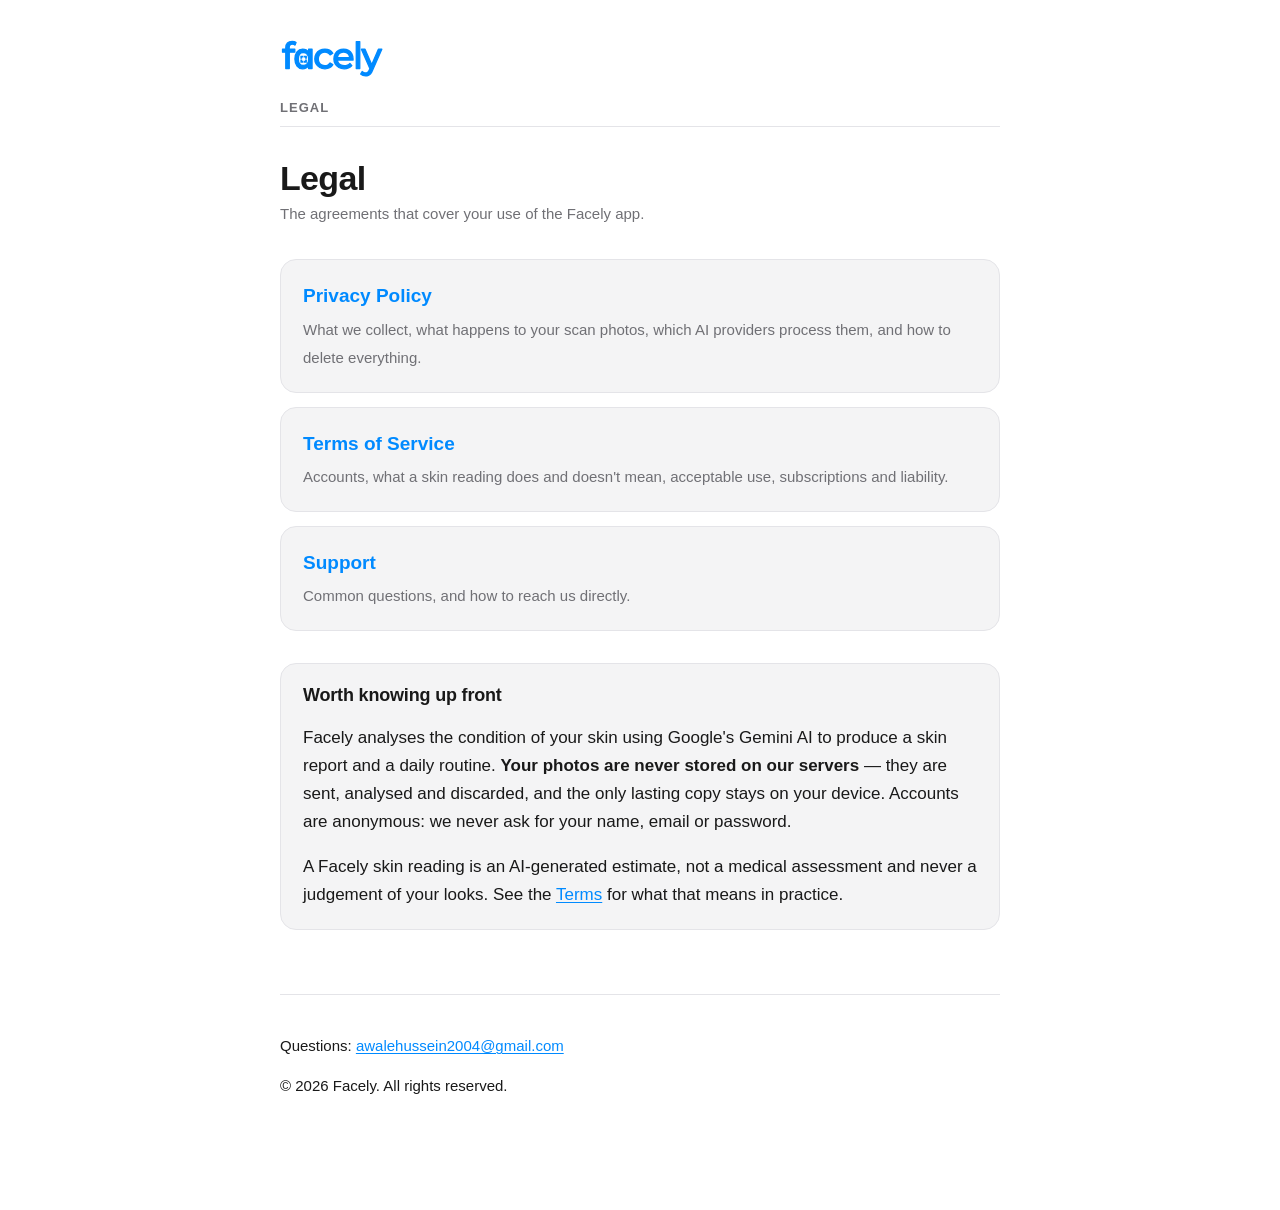
<file: index.html>
<!DOCTYPE html>
<html lang="en">
<head>
<meta charset="utf-8">
<meta name="viewport" content="width=device-width, initial-scale=1">
<title>Facely · Legal</title>
<meta name="description" content="Privacy Policy and Terms of Service for the Facely app.">
<link rel="stylesheet" href="style.css">
</head>
<body>
<div class="wrap">

<header class="site">
  <img src="facely-wordmark.svg" alt="Facely">
  <p class="kicker">Legal</p>
</header>

<h1>Legal</h1>
<p class="updated">The agreements that cover your use of the Facely app.</p>

<div class="cards">
  <a class="card" href="privacy.html">
    <strong>Privacy Policy</strong>
    <span>What we collect, what happens to your scan photos, which AI providers process them, and how to delete everything.</span>
  </a>
  <a class="card" href="terms.html">
    <strong>Terms of Service</strong>
    <span>Accounts, what a skin reading does and doesn't mean, acceptable use, subscriptions and liability.</span>
  </a>
  <a class="card" href="support.html">
    <strong>Support</strong>
    <span>Common questions, and how to reach us directly.</span>
  </a>
</div>

<div class="lede">
  <h2>Worth knowing up front</h2>
  <p>Facely analyses the condition of your skin using Google's Gemini AI to produce a skin report and a daily routine. <strong>Your photos are never stored on our servers</strong> — they are sent, analysed and discarded, and the only lasting copy stays on your device. Accounts are anonymous: we never ask for your name, email or password.</p>
  <p>A Facely skin reading is an AI-generated estimate, not a medical assessment and never a judgement of your looks. See the <a href="terms.html#notadvice">Terms</a> for what that means in practice.</p>
</div>

<footer class="site">
  <p>Questions: <a href="mailto:awalehussein2004@gmail.com">awalehussein2004@gmail.com</a></p>
  <p>© 2026 Facely. All rights reserved.</p>
</footer>

</div>
</body>
</html>
</file>
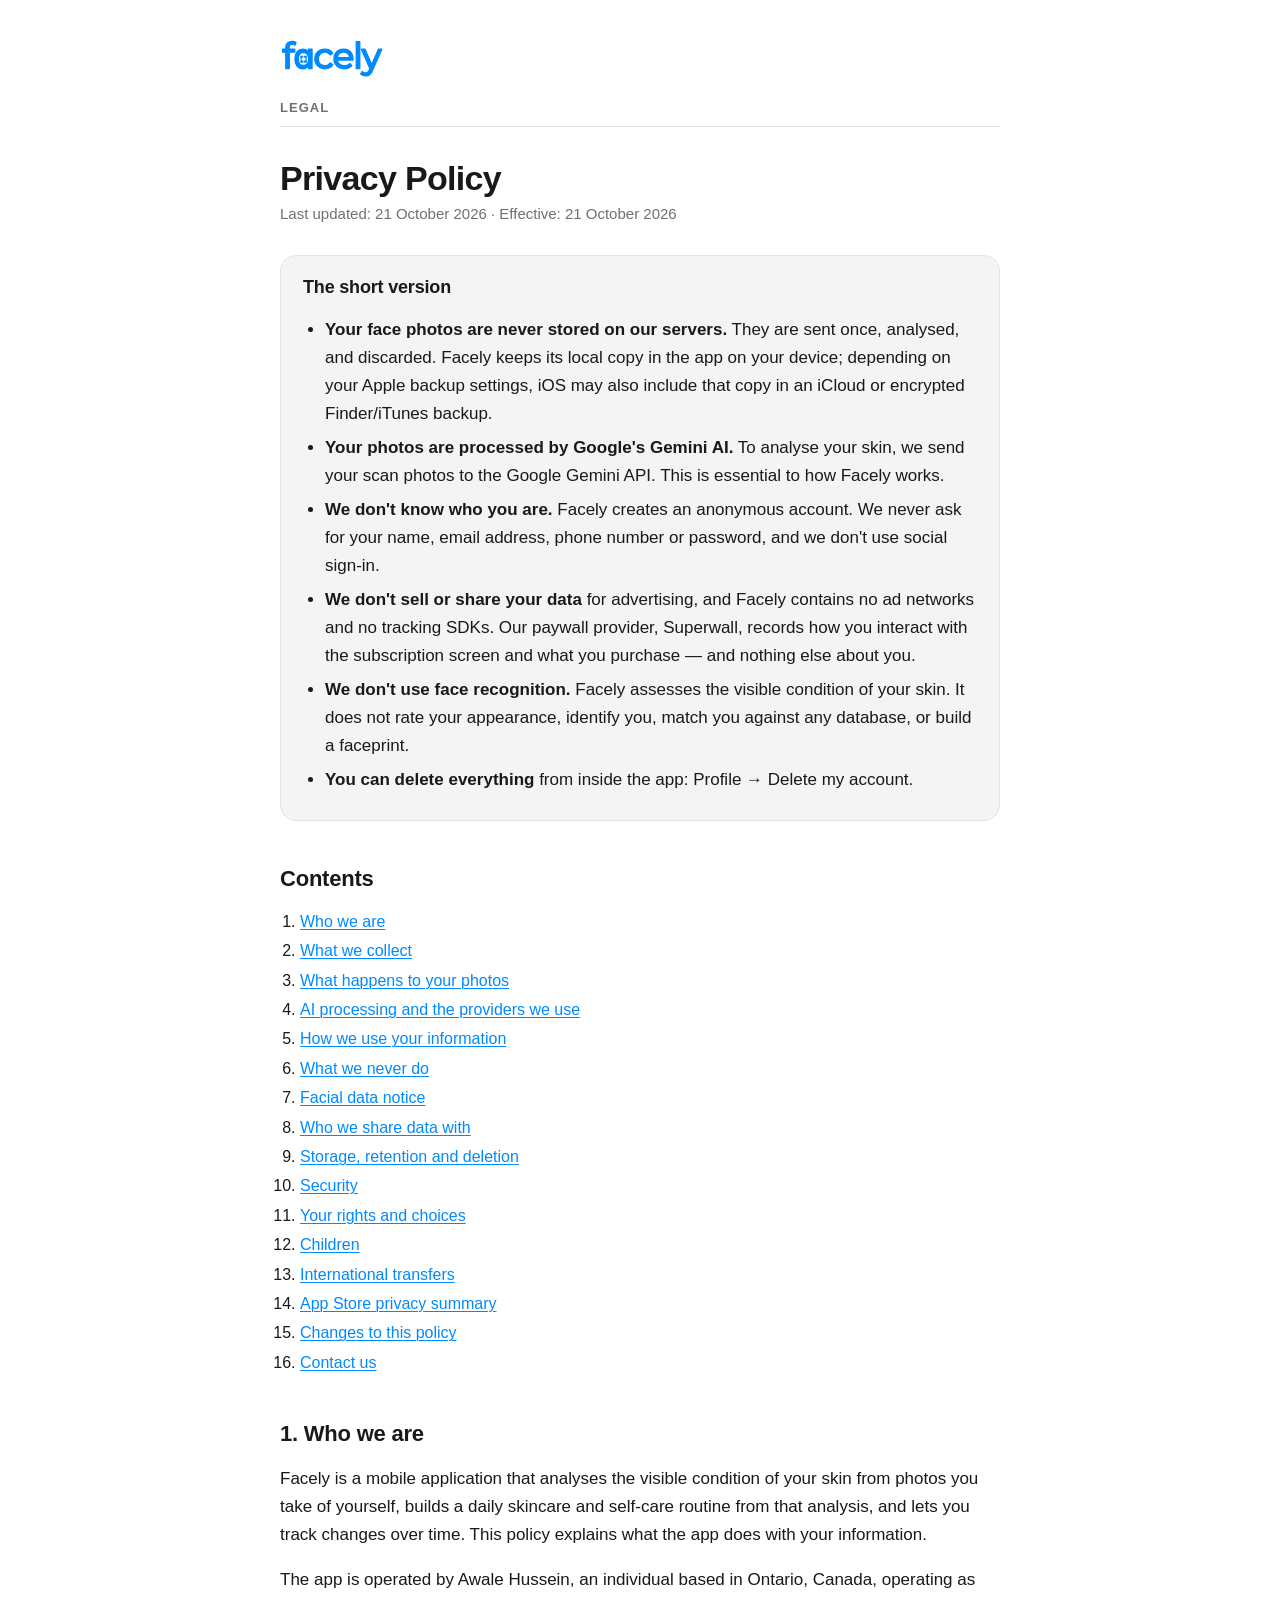
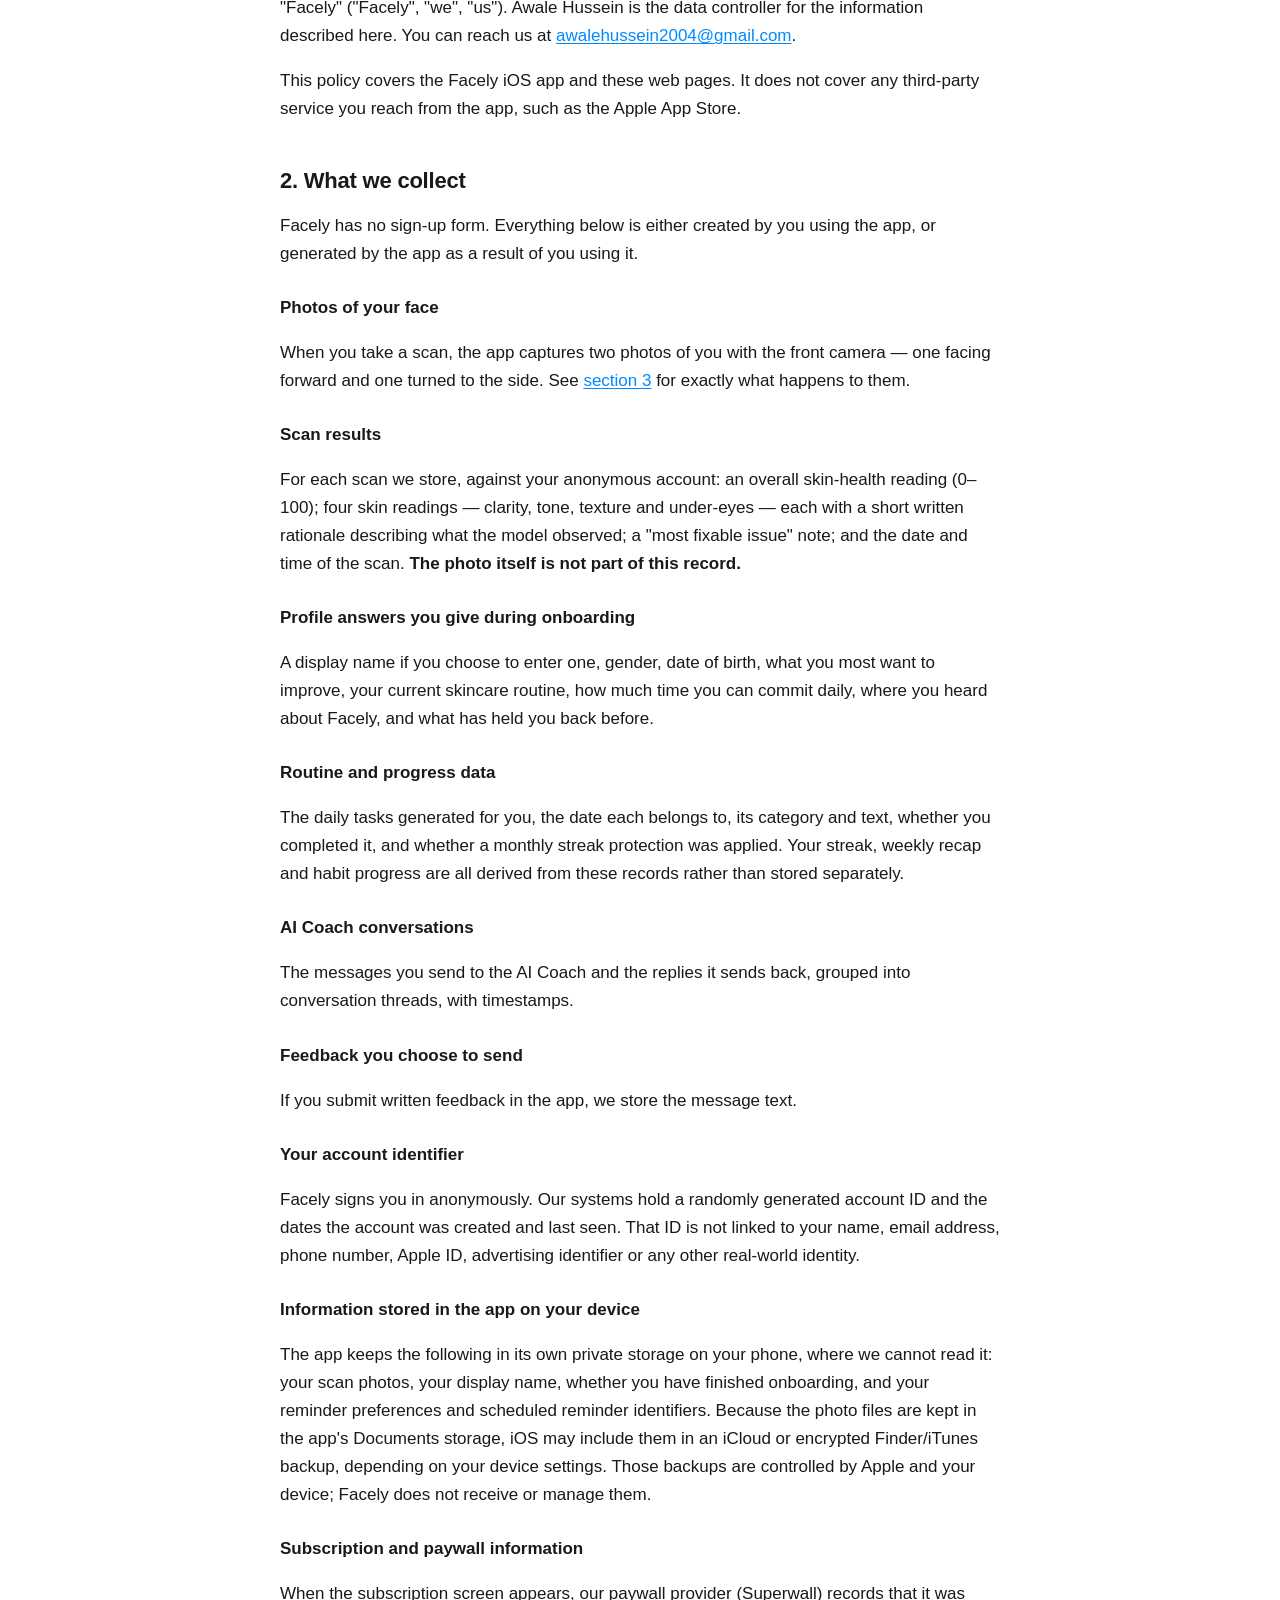
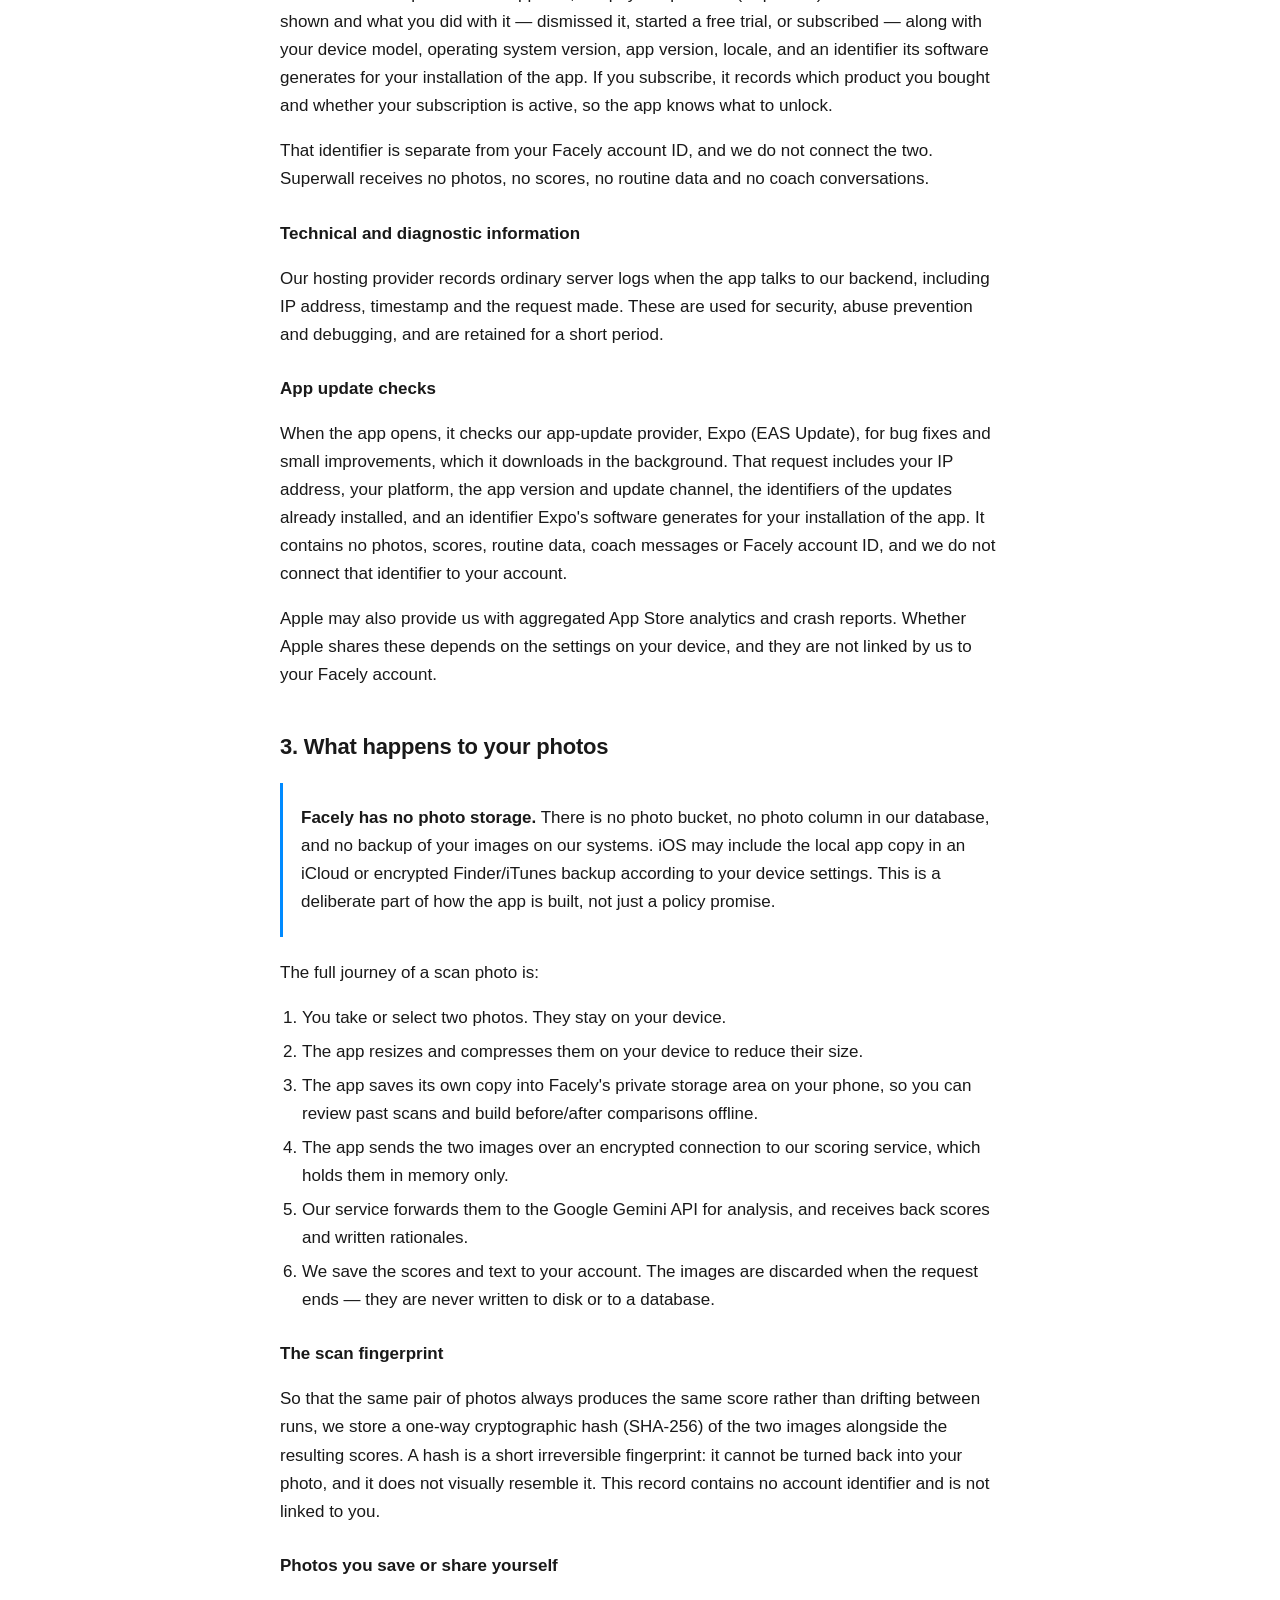
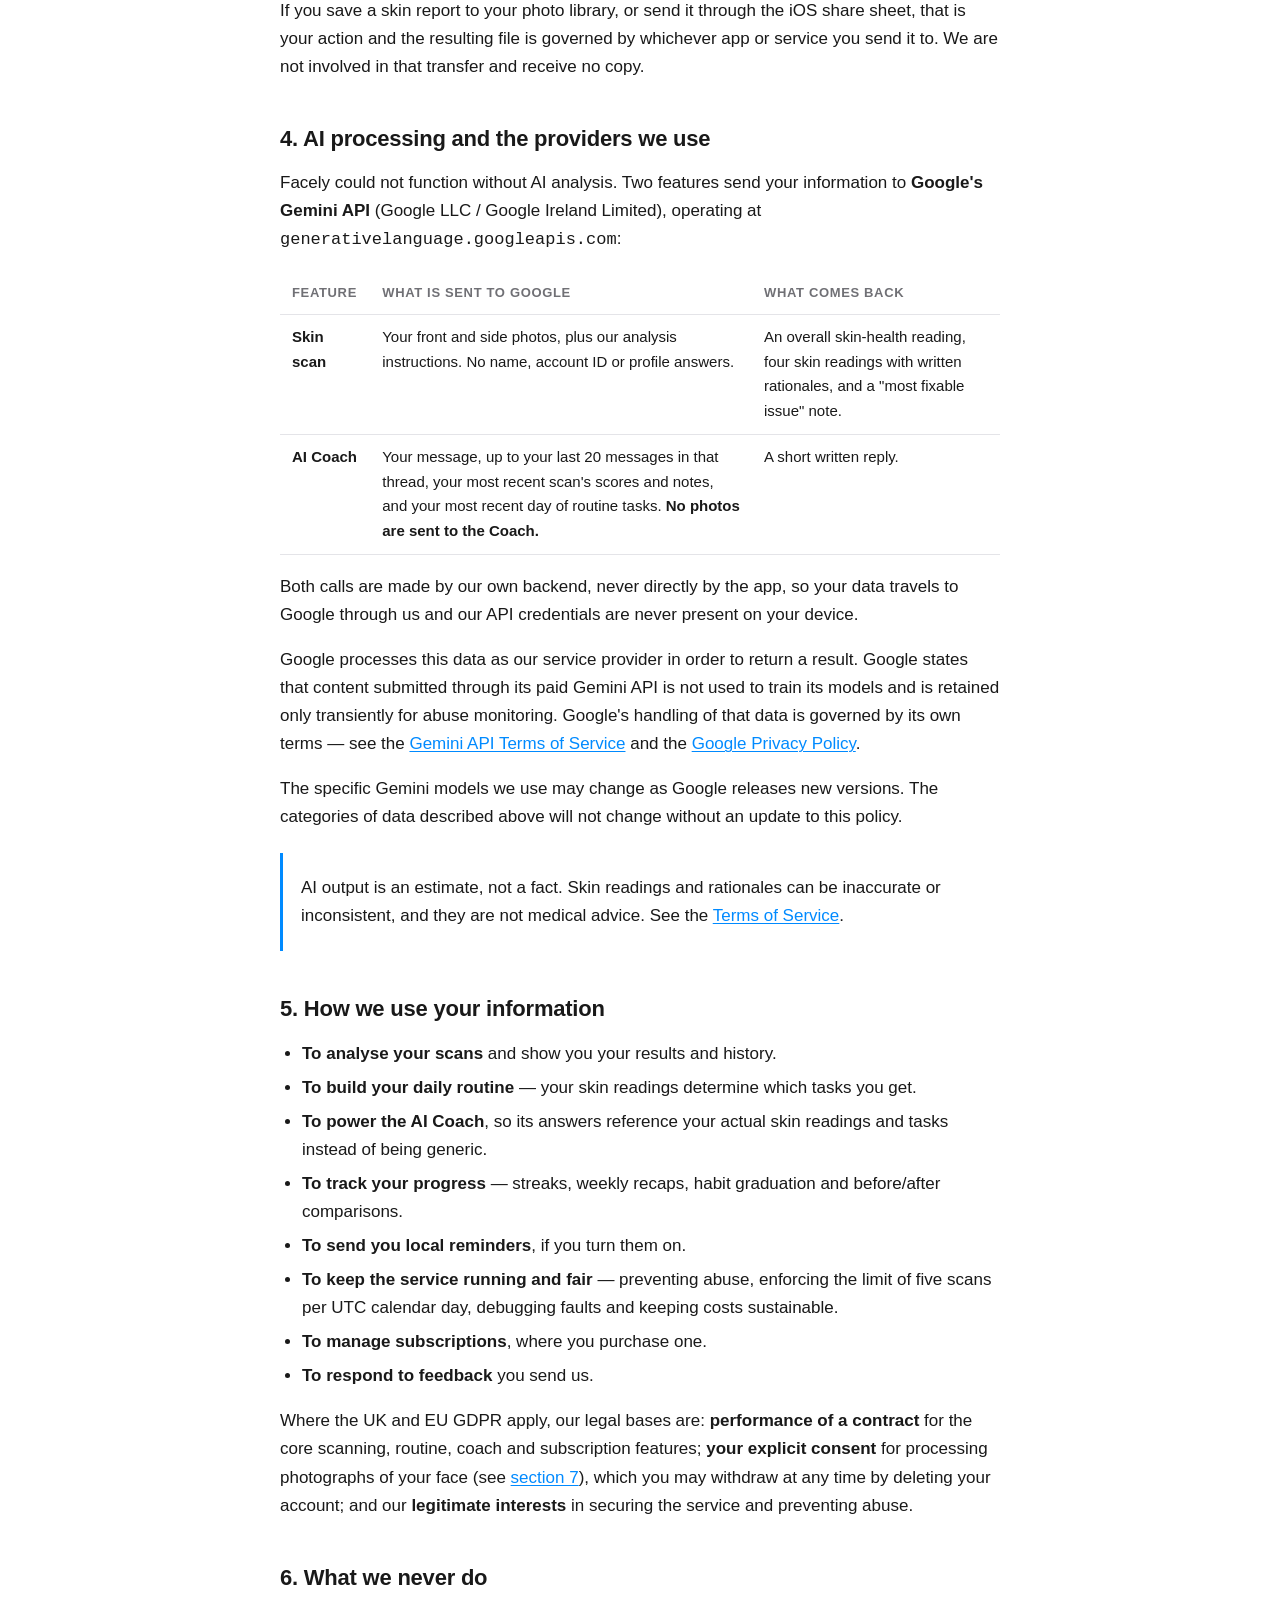
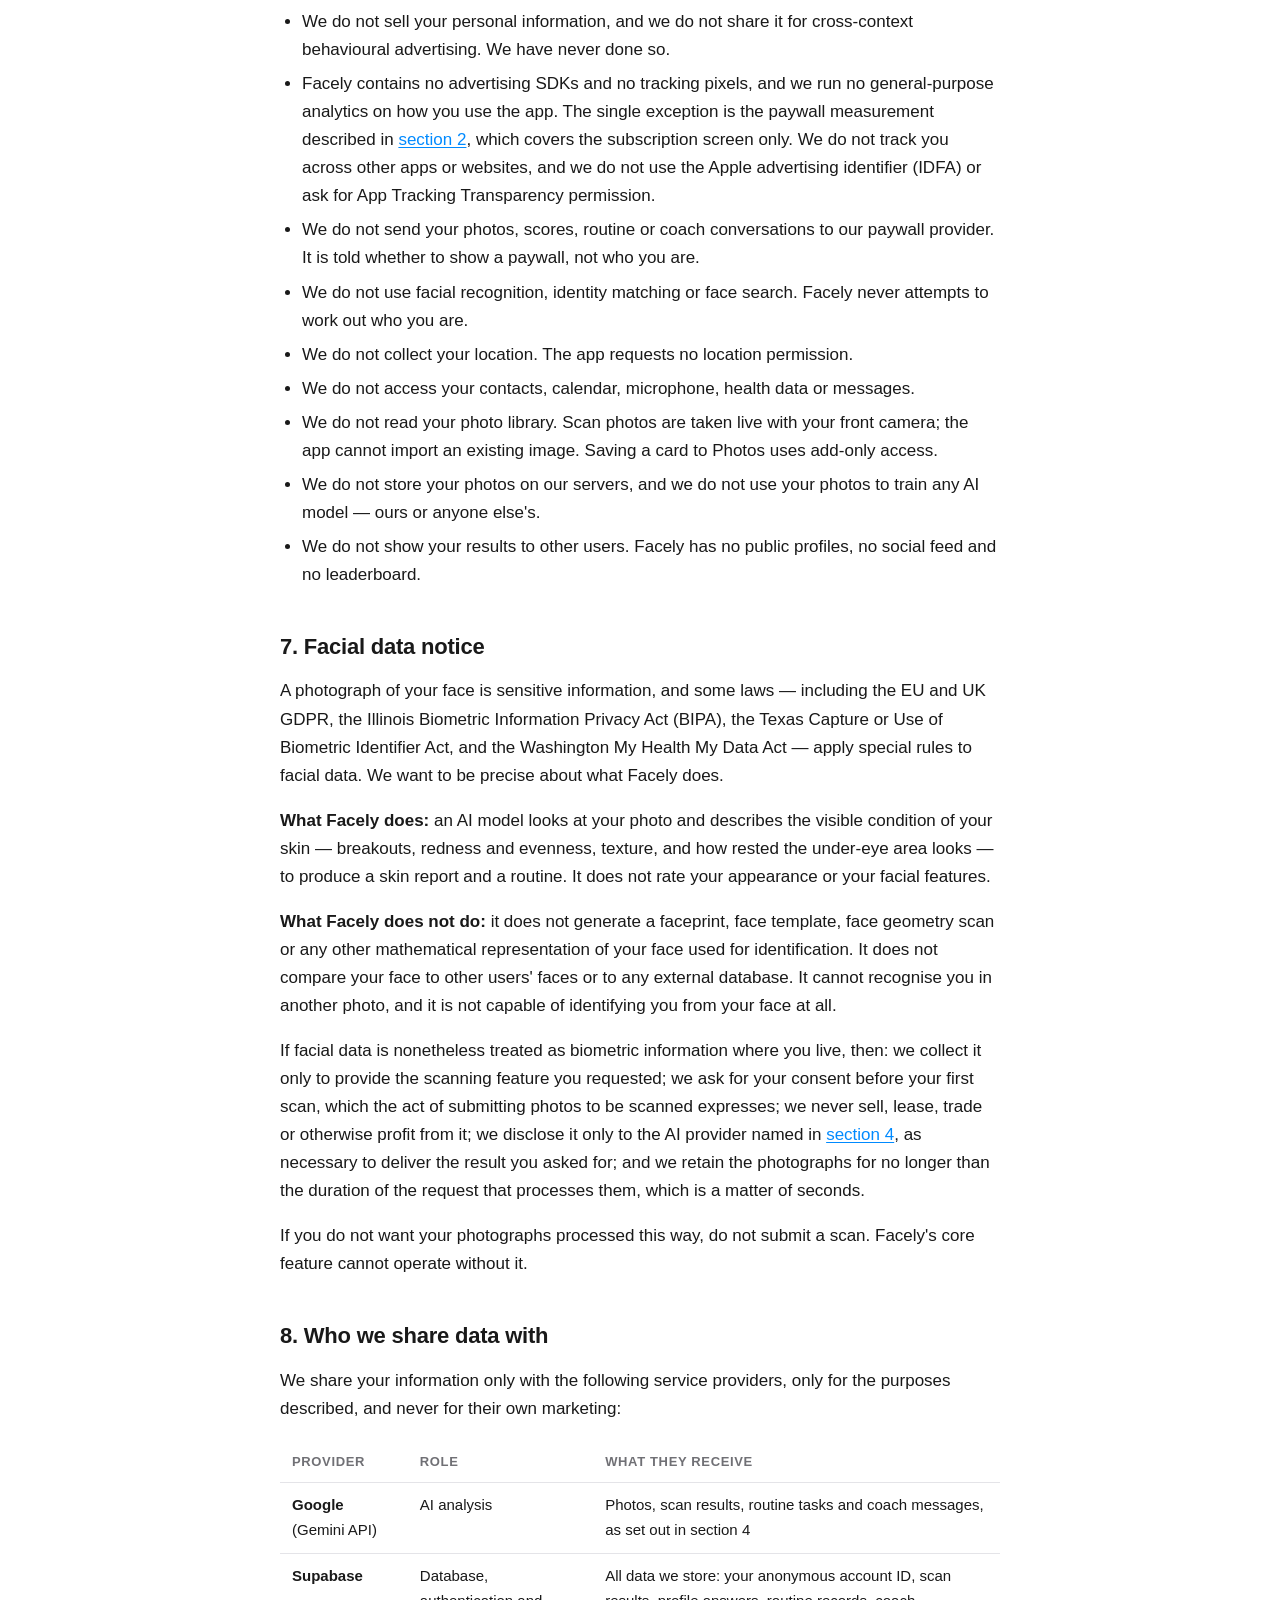
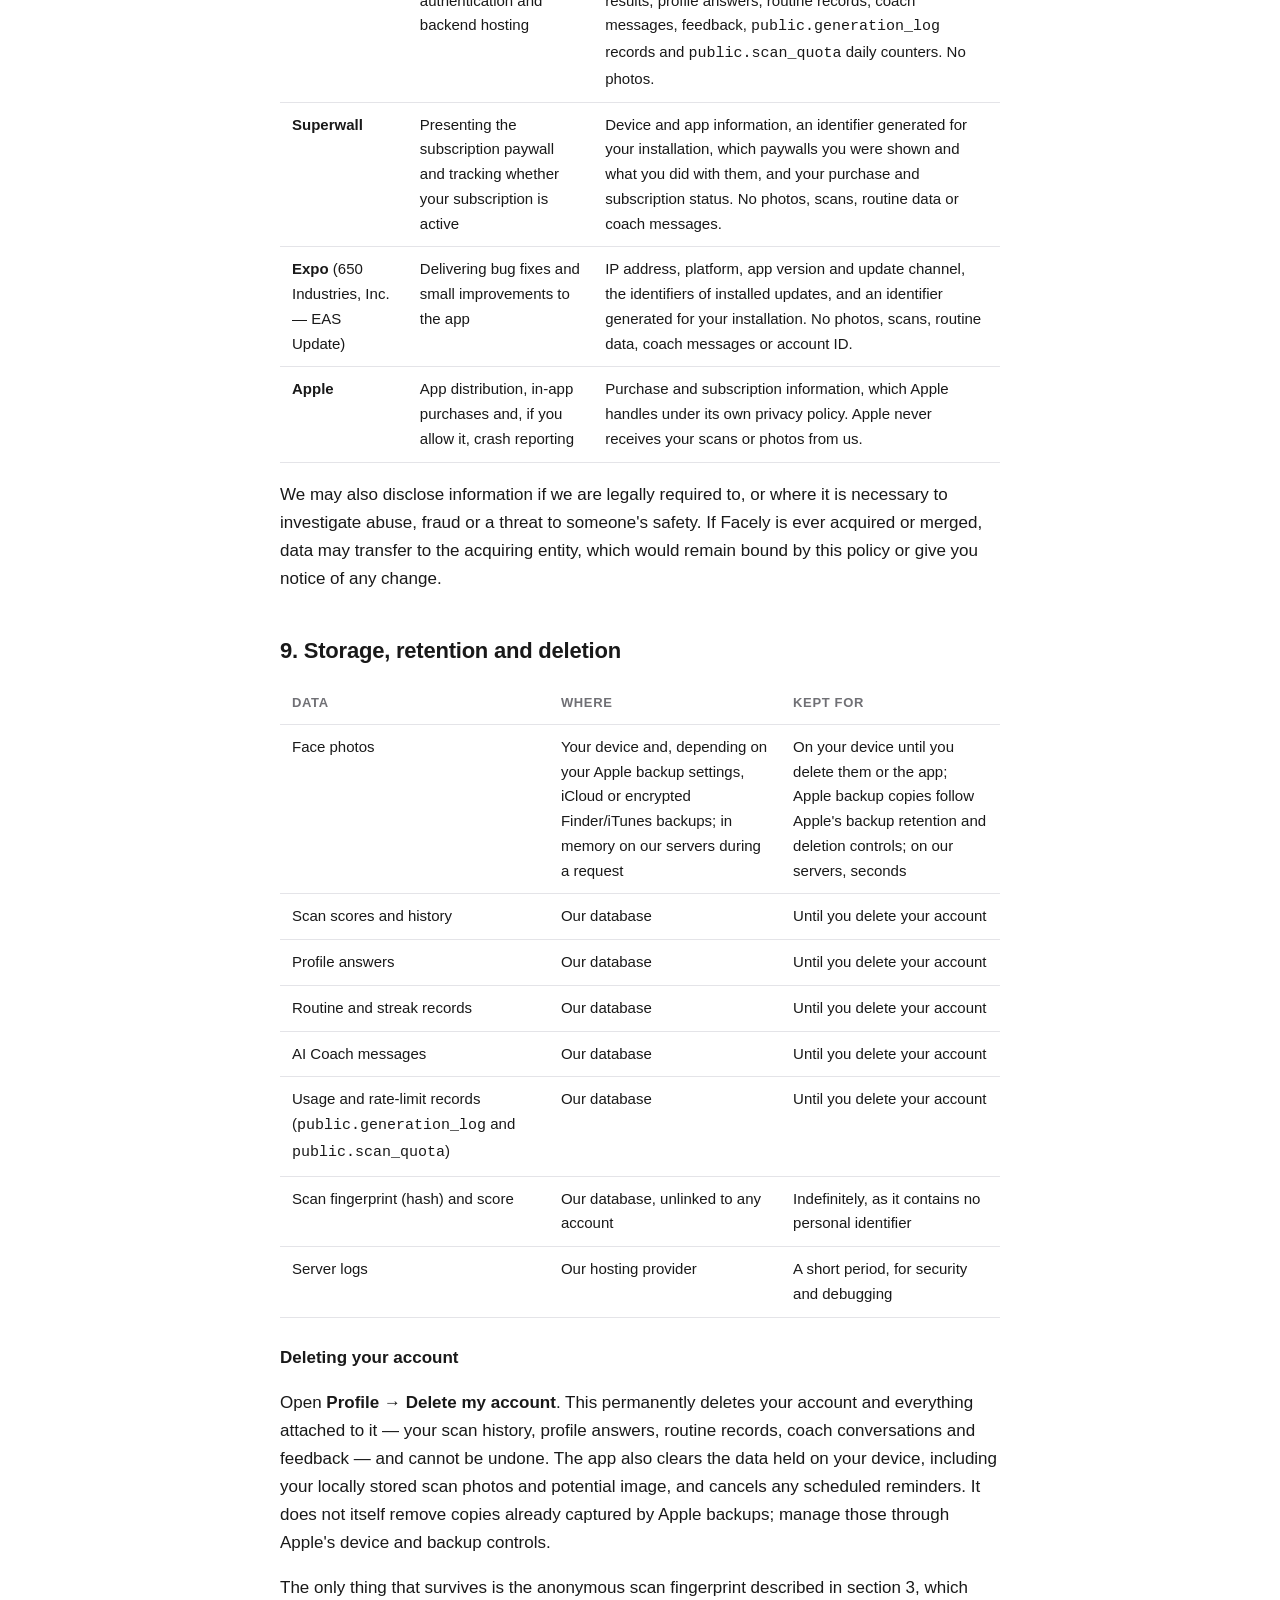
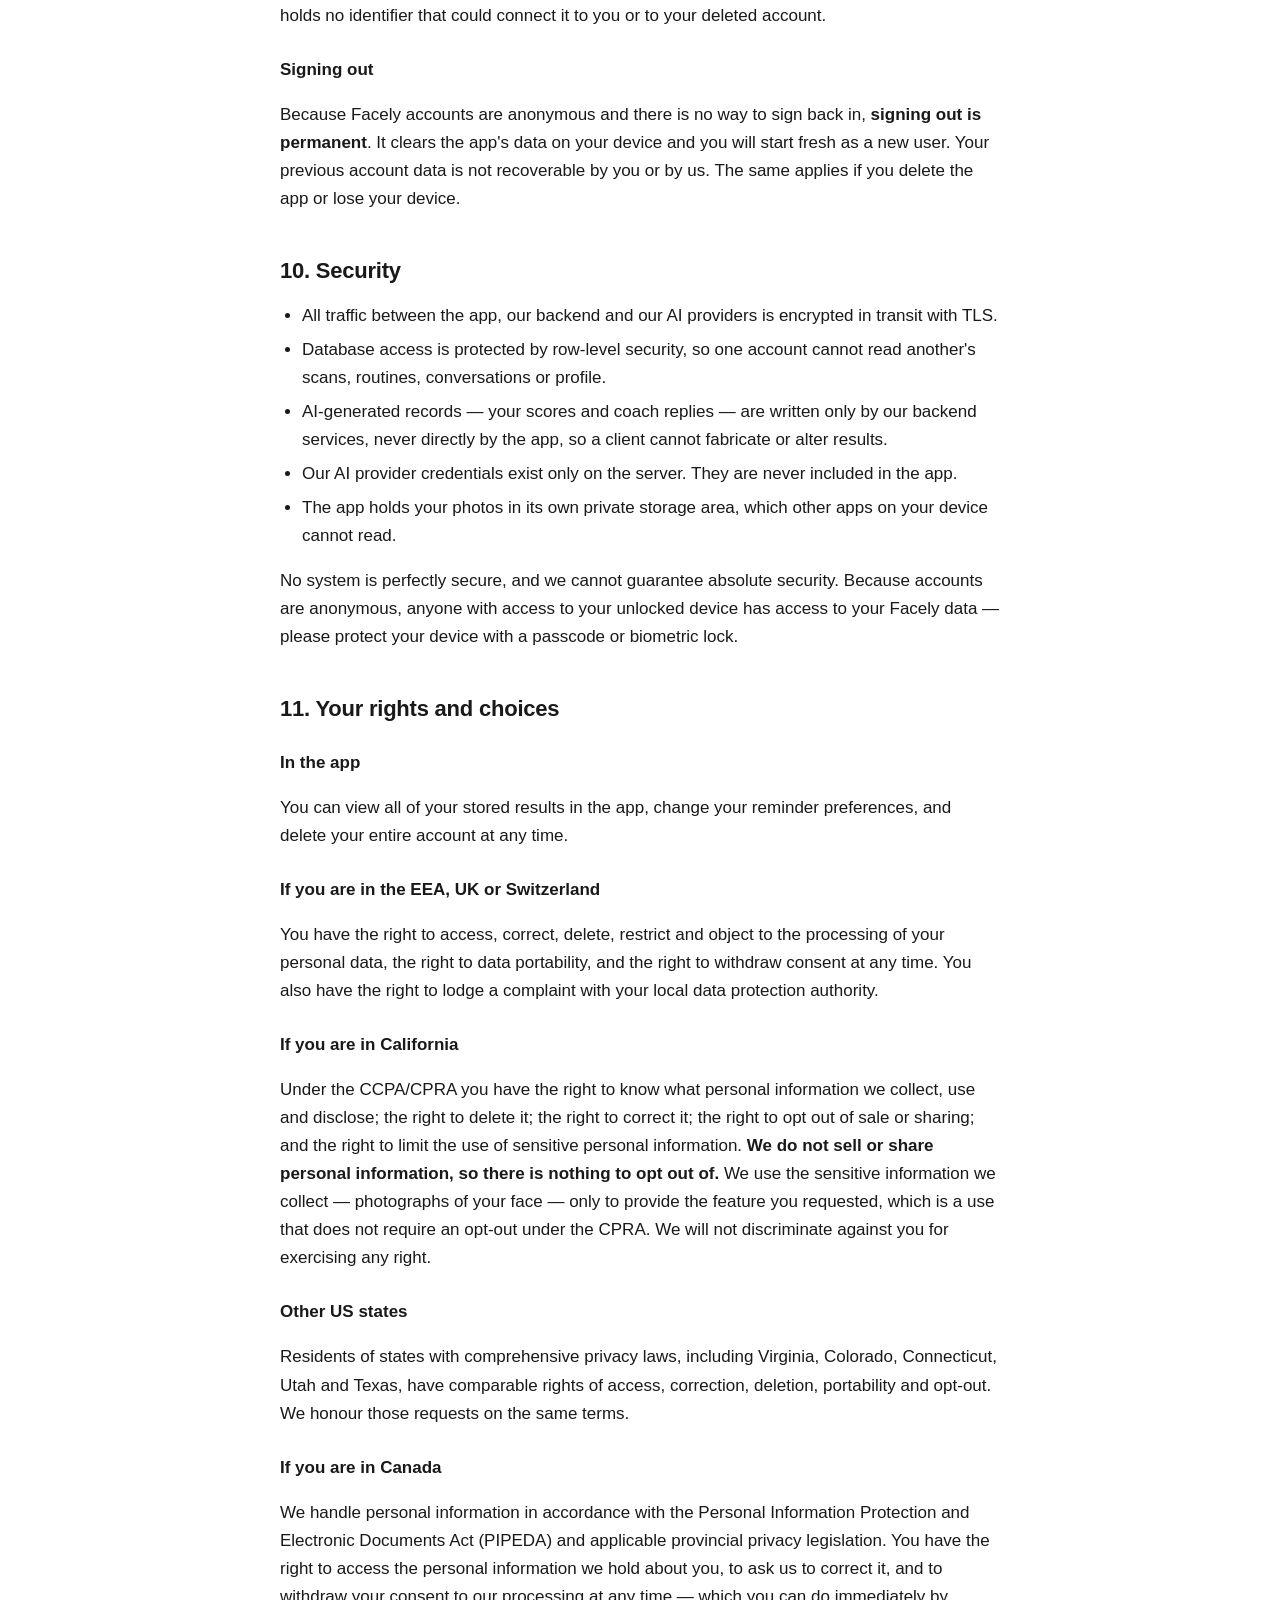
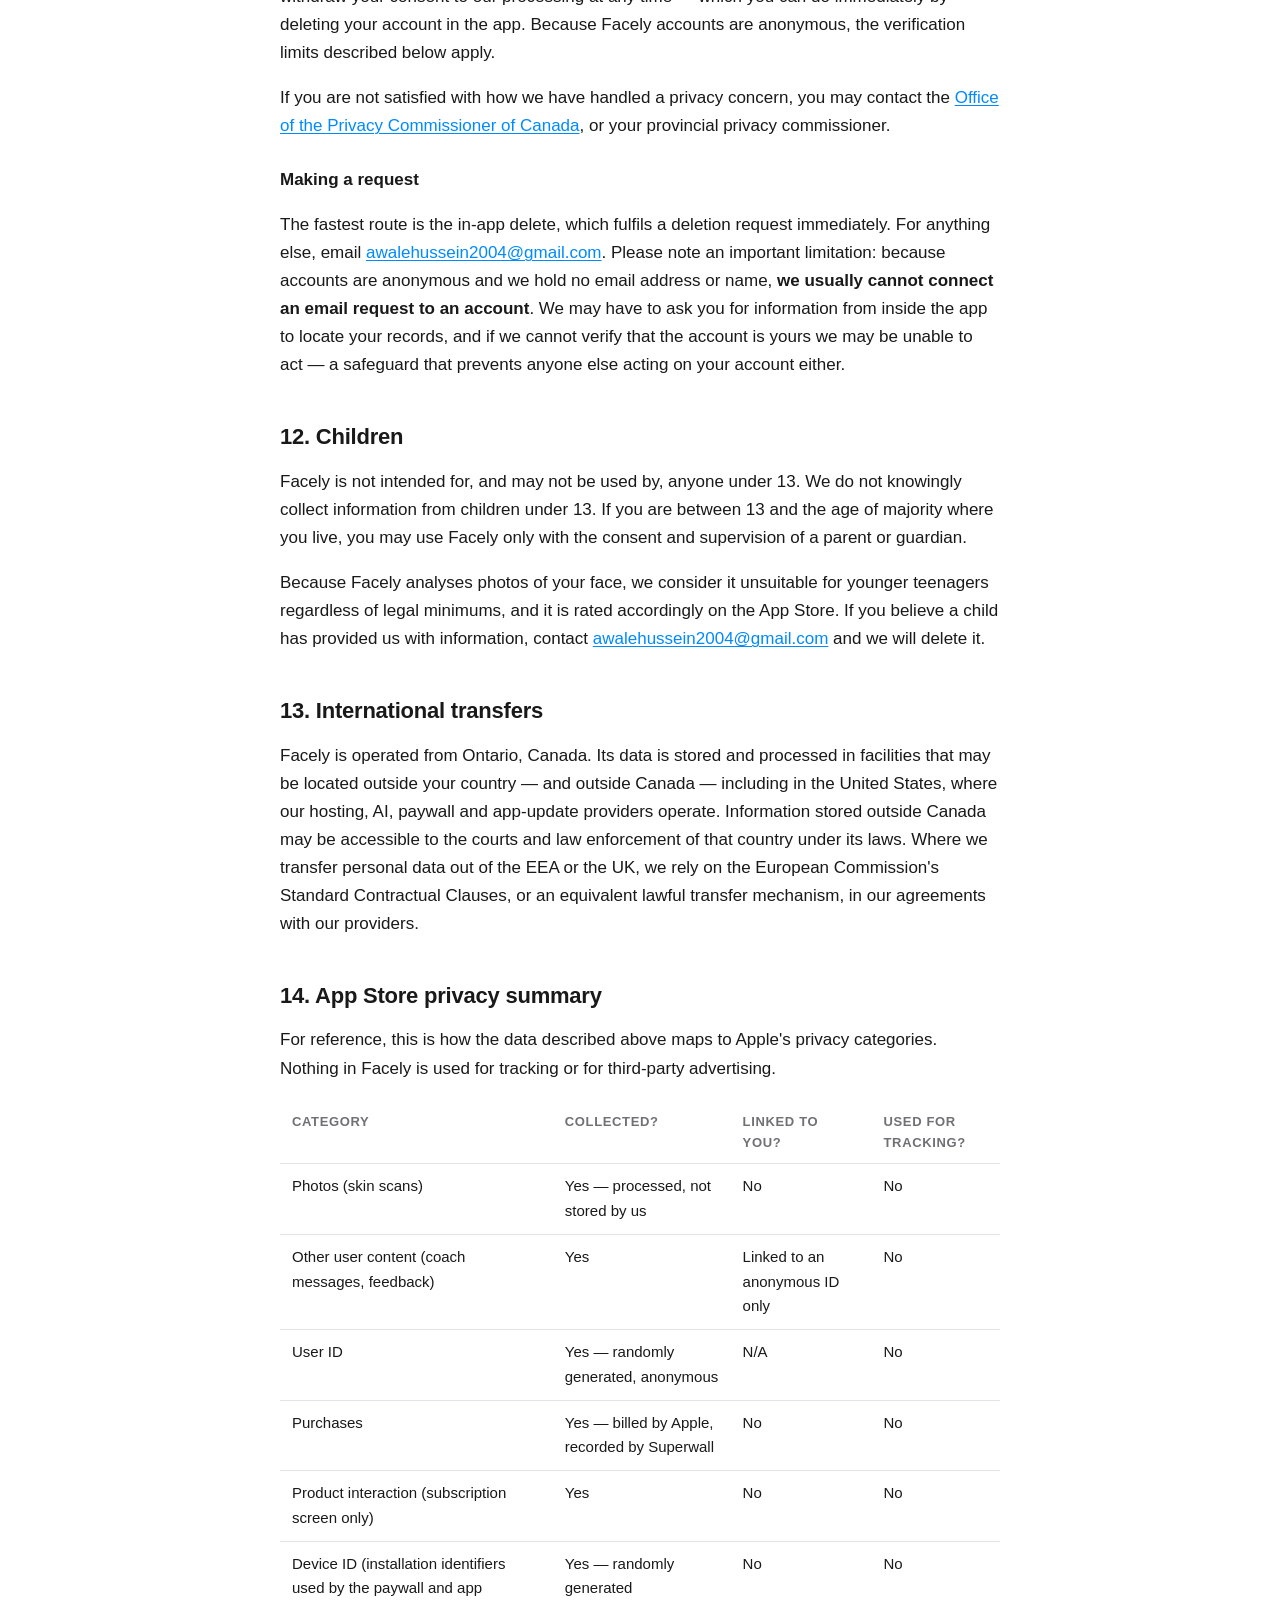
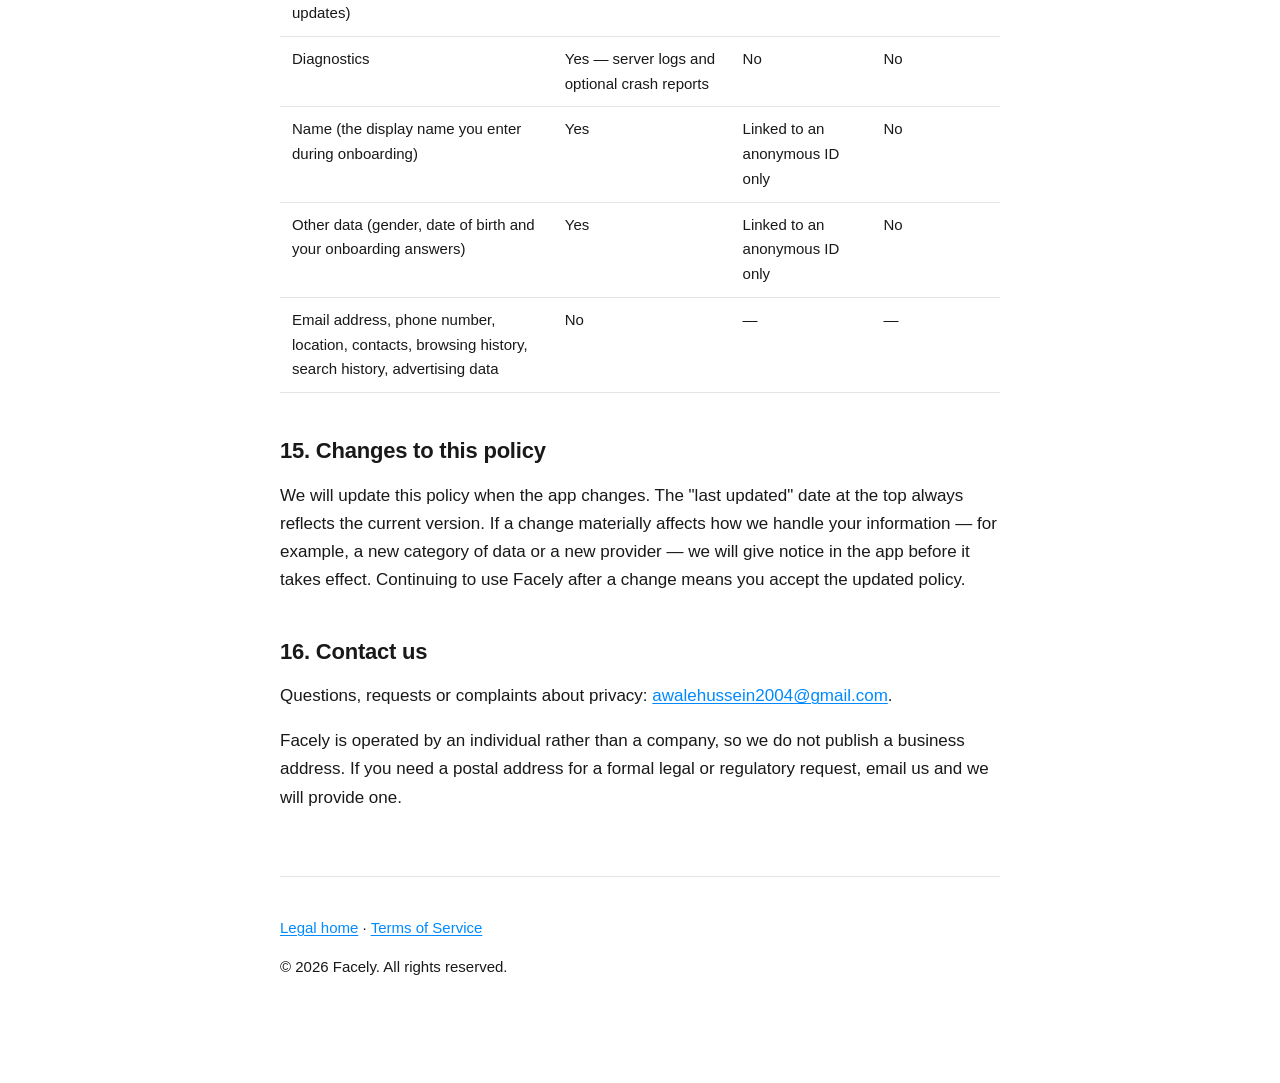
<file: privacy.html>
<!DOCTYPE html>
<html lang="en">
<head>
<meta charset="utf-8">
<meta name="viewport" content="width=device-width, initial-scale=1">
<title>Privacy Policy · Facely</title>
<meta name="description" content="How the Facely app collects, uses, shares and deletes your data — including what happens to your skin scan photos.">
<link rel="stylesheet" href="style.css">
</head>
<body>
<div class="wrap">

<header class="site">
  <img src="facely-wordmark.svg" alt="Facely">
  <p class="kicker">Legal</p>
</header>

<h1>Privacy Policy</h1>
<p class="updated">Last updated: 21 October 2026 · Effective: 21 October 2026</p>

<div class="lede">
  <h2>The short version</h2>
  <ul>
    <li><strong>Your face photos are never stored on our servers.</strong> They are sent once, analysed, and discarded. Facely keeps its local copy in the app on your device; depending on your Apple backup settings, iOS may also include that copy in an iCloud or encrypted Finder/iTunes backup.</li>
    <li><strong>Your photos are processed by Google's Gemini AI.</strong> To analyse your skin, we send your scan photos to the Google Gemini API. This is essential to how Facely works.</li>
    <li><strong>We don't know who you are.</strong> Facely creates an anonymous account. We never ask for your name, email address, phone number or password, and we don't use social sign-in.</li>
    <li><strong>We don't sell or share your data</strong> for advertising, and Facely contains no ad networks and no tracking SDKs. Our paywall provider, Superwall, records how you interact with the subscription screen and what you purchase — and nothing else about you.</li>
    <li><strong>We don't use face recognition.</strong> Facely assesses the visible condition of your skin. It does not rate your appearance, identify you, match you against any database, or build a faceprint.</li>
    <li><strong>You can delete everything</strong> from inside the app: Profile → Delete my account.</li>
  </ul>
</div>

<div class="toc">
  <h2>Contents</h2>
  <ol>
    <li><a href="#who">Who we are</a></li>
    <li><a href="#collect">What we collect</a></li>
    <li><a href="#photos">What happens to your photos</a></li>
    <li><a href="#ai">AI processing and the providers we use</a></li>
    <li><a href="#use">How we use your information</a></li>
    <li><a href="#never">What we never do</a></li>
    <li><a href="#biometric">Facial data notice</a></li>
    <li><a href="#share">Who we share data with</a></li>
    <li><a href="#retention">Storage, retention and deletion</a></li>
    <li><a href="#security">Security</a></li>
    <li><a href="#rights">Your rights and choices</a></li>
    <li><a href="#children">Children</a></li>
    <li><a href="#transfers">International transfers</a></li>
    <li><a href="#labels">App Store privacy summary</a></li>
    <li><a href="#changes">Changes to this policy</a></li>
    <li><a href="#contact">Contact us</a></li>
  </ol>
</div>

<h2 id="who">1. Who we are</h2>
<p>Facely is a mobile application that analyses the visible condition of your skin from photos you take of yourself, builds a daily skincare and self-care routine from that analysis, and lets you track changes over time. This policy explains what the app does with your information.</p>
<p>The app is operated by Awale Hussein, an individual based in Ontario, Canada, operating as "Facely" ("Facely", "we", "us"). Awale Hussein is the data controller for the information described here. You can reach us at <a href="mailto:awalehussein2004@gmail.com">awalehussein2004@gmail.com</a>.</p>
<p>This policy covers the Facely iOS app and these web pages. It does not cover any third-party service you reach from the app, such as the Apple App Store.</p>

<h2 id="collect">2. What we collect</h2>
<p>Facely has no sign-up form. Everything below is either created by you using the app, or generated by the app as a result of you using it.</p>

<h3>Photos of your face</h3>
<p>When you take a scan, the app captures two photos of you with the front camera — one facing forward and one turned to the side. See <a href="#photos">section 3</a> for exactly what happens to them.</p>

<h3>Scan results</h3>
<p>For each scan we store, against your anonymous account: an overall skin-health reading (0–100); four skin readings — clarity, tone, texture and under-eyes — each with a short written rationale describing what the model observed; a "most fixable issue" note; and the date and time of the scan. <strong>The photo itself is not part of this record.</strong></p>

<h3>Profile answers you give during onboarding</h3>
<p>A display name if you choose to enter one, gender, date of birth, what you most want to improve, your current skincare routine, how much time you can commit daily, where you heard about Facely, and what has held you back before.</p>

<h3>Routine and progress data</h3>
<p>The daily tasks generated for you, the date each belongs to, its category and text, whether you completed it, and whether a monthly streak protection was applied. Your streak, weekly recap and habit progress are all derived from these records rather than stored separately.</p>

<h3>AI Coach conversations</h3>
<p>The messages you send to the AI Coach and the replies it sends back, grouped into conversation threads, with timestamps.</p>

<h3>Feedback you choose to send</h3>
<p>If you submit written feedback in the app, we store the message text.</p>

<h3>Your account identifier</h3>
<p>Facely signs you in anonymously. Our systems hold a randomly generated account ID and the dates the account was created and last seen. That ID is not linked to your name, email address, phone number, Apple ID, advertising identifier or any other real-world identity.</p>

<h3>Information stored in the app on your device</h3>
<p>The app keeps the following in its own private storage on your phone, where we cannot read it: your scan photos, your display name, whether you have finished onboarding, and your reminder preferences and scheduled reminder identifiers. Because the photo files are kept in the app's Documents storage, iOS may include them in an iCloud or encrypted Finder/iTunes backup, depending on your device settings. Those backups are controlled by Apple and your device; Facely does not receive or manage them.</p>

<h3>Subscription and paywall information</h3>
<p>When the subscription screen appears, our paywall provider (Superwall) records that it was shown and what you did with it — dismissed it, started a free trial, or subscribed — along with your device model, operating system version, app version, locale, and an identifier its software generates for your installation of the app. If you subscribe, it records which product you bought and whether your subscription is active, so the app knows what to unlock.</p>
<p>That identifier is separate from your Facely account ID, and we do not connect the two. Superwall receives no photos, no scores, no routine data and no coach conversations.</p>

<h3>Technical and diagnostic information</h3>
<p>Our hosting provider records ordinary server logs when the app talks to our backend, including IP address, timestamp and the request made. These are used for security, abuse prevention and debugging, and are retained for a short period.</p>
<h3>App update checks</h3>
<p>When the app opens, it checks our app-update provider, Expo (EAS Update), for bug fixes and small improvements, which it downloads in the background. That request includes your IP address, your platform, the app version and update channel, the identifiers of the updates already installed, and an identifier Expo's software generates for your installation of the app. It contains no photos, scores, routine data, coach messages or Facely account ID, and we do not connect that identifier to your account.</p>
<p>Apple may also provide us with aggregated App Store analytics and crash reports. Whether Apple shares these depends on the settings on your device, and they are not linked by us to your Facely account.</p>

<h2 id="photos">3. What happens to your photos</h2>
<div class="callout">
  <p><strong>Facely has no photo storage.</strong> There is no photo bucket, no photo column in our database, and no backup of your images on our systems. iOS may include the local app copy in an iCloud or encrypted Finder/iTunes backup according to your device settings. This is a deliberate part of how the app is built, not just a policy promise.</p>
</div>
<p>The full journey of a scan photo is:</p>
<ol>
  <li>You take or select two photos. They stay on your device.</li>
  <li>The app resizes and compresses them on your device to reduce their size.</li>
  <li>The app saves its own copy into Facely's private storage area on your phone, so you can review past scans and build before/after comparisons offline.</li>
  <li>The app sends the two images over an encrypted connection to our scoring service, which holds them in memory only.</li>
  <li>Our service forwards them to the Google Gemini API for analysis, and receives back scores and written rationales.</li>
  <li>We save the scores and text to your account. The images are discarded when the request ends — they are never written to disk or to a database.</li>
</ol>

<h3>The scan fingerprint</h3>
<p>So that the same pair of photos always produces the same score rather than drifting between runs, we store a one-way cryptographic hash (SHA-256) of the two images alongside the resulting scores. A hash is a short irreversible fingerprint: it cannot be turned back into your photo, and it does not visually resemble it. This record contains no account identifier and is not linked to you.</p>

<h3>Photos you save or share yourself</h3>
<p>If you save a skin report to your photo library, or send it through the iOS share sheet, that is your action and the resulting file is governed by whichever app or service you send it to. We are not involved in that transfer and receive no copy.</p>

<h2 id="ai">4. AI processing and the providers we use</h2>
<p>Facely could not function without AI analysis. Two features send your information to <strong>Google's Gemini API</strong> (Google LLC / Google Ireland Limited), operating at <code>generativelanguage.googleapis.com</code>:</p>

<table>
  <tr><th>Feature</th><th>What is sent to Google</th><th>What comes back</th></tr>
  <tr>
    <td><strong>Skin scan</strong></td>
    <td>Your front and side photos, plus our analysis instructions. No name, account ID or profile answers.</td>
    <td>An overall skin-health reading, four skin readings with written rationales, and a "most fixable issue" note.</td>
  </tr>
  <tr>
    <td><strong>AI Coach</strong></td>
    <td>Your message, up to your last 20 messages in that thread, your most recent scan's scores and notes, and your most recent day of routine tasks. <strong>No photos are sent to the Coach.</strong></td>
    <td>A short written reply.</td>
  </tr>
</table>

<p>Both calls are made by our own backend, never directly by the app, so your data travels to Google through us and our API credentials are never present on your device.</p>
<p>Google processes this data as our service provider in order to return a result. Google states that content submitted through its paid Gemini API is not used to train its models and is retained only transiently for abuse monitoring. Google's handling of that data is governed by its own terms — see the <a href="https://ai.google.dev/gemini-api/terms" rel="noopener">Gemini API Terms of Service</a> and the <a href="https://policies.google.com/privacy" rel="noopener">Google Privacy Policy</a>.</p>
<p>The specific Gemini models we use may change as Google releases new versions. The categories of data described above will not change without an update to this policy.</p>

<div class="callout">
  <p>AI output is an estimate, not a fact. Skin readings and rationales can be inaccurate or inconsistent, and they are not medical advice. See the <a href="terms.html">Terms of Service</a>.</p>
</div>

<h2 id="use">5. How we use your information</h2>
<ul>
  <li><strong>To analyse your scans</strong> and show you your results and history.</li>
  <li><strong>To build your daily routine</strong> — your skin readings determine which tasks you get.</li>
  <li><strong>To power the AI Coach</strong>, so its answers reference your actual skin readings and tasks instead of being generic.</li>
  <li><strong>To track your progress</strong> — streaks, weekly recaps, habit graduation and before/after comparisons.</li>
  <li><strong>To send you local reminders</strong>, if you turn them on.</li>
  <li><strong>To keep the service running and fair</strong> — preventing abuse, enforcing the limit of five scans per UTC calendar day, debugging faults and keeping costs sustainable.</li>
  <li><strong>To manage subscriptions</strong>, where you purchase one.</li>
  <li><strong>To respond to feedback</strong> you send us.</li>
</ul>
<p>Where the UK and EU GDPR apply, our legal bases are: <strong>performance of a contract</strong> for the core scanning, routine, coach and subscription features; <strong>your explicit consent</strong> for processing photographs of your face (see <a href="#biometric">section 7</a>), which you may withdraw at any time by deleting your account; and our <strong>legitimate interests</strong> in securing the service and preventing abuse.</p>

<h2 id="never">6. What we never do</h2>
<ul>
  <li>We do not sell your personal information, and we do not share it for cross-context behavioural advertising. We have never done so.</li>
  <li>Facely contains no advertising SDKs and no tracking pixels, and we run no general-purpose analytics on how you use the app. The single exception is the paywall measurement described in <a href="#collect">section 2</a>, which covers the subscription screen only. We do not track you across other apps or websites, and we do not use the Apple advertising identifier (IDFA) or ask for App Tracking Transparency permission.</li>
  <li>We do not send your photos, scores, routine or coach conversations to our paywall provider. It is told whether to show a paywall, not who you are.</li>
  <li>We do not use facial recognition, identity matching or face search. Facely never attempts to work out who you are.</li>
  <li>We do not collect your location. The app requests no location permission.</li>
  <li>We do not access your contacts, calendar, microphone, health data or messages.</li>
  <li>We do not read your photo library. Scan photos are taken live with your front camera; the app cannot import an existing image. Saving a card to Photos uses add-only access.</li>
  <li>We do not store your photos on our servers, and we do not use your photos to train any AI model — ours or anyone else's.</li>
  <li>We do not show your results to other users. Facely has no public profiles, no social feed and no leaderboard.</li>
</ul>

<h2 id="biometric">7. Facial data notice</h2>
<p>A photograph of your face is sensitive information, and some laws — including the EU and UK GDPR, the Illinois Biometric Information Privacy Act (BIPA), the Texas Capture or Use of Biometric Identifier Act, and the Washington My Health My Data Act — apply special rules to facial data. We want to be precise about what Facely does.</p>
<p><strong>What Facely does:</strong> an AI model looks at your photo and describes the visible condition of your skin — breakouts, redness and evenness, texture, and how rested the under-eye area looks — to produce a skin report and a routine. It does not rate your appearance or your facial features.</p>
<p><strong>What Facely does not do:</strong> it does not generate a faceprint, face template, face geometry scan or any other mathematical representation of your face used for identification. It does not compare your face to other users' faces or to any external database. It cannot recognise you in another photo, and it is not capable of identifying you from your face at all.</p>
<p>If facial data is nonetheless treated as biometric information where you live, then: we collect it only to provide the scanning feature you requested; we ask for your consent before your first scan, which the act of submitting photos to be scanned expresses; we never sell, lease, trade or otherwise profit from it; we disclose it only to the AI provider named in <a href="#ai">section 4</a>, as necessary to deliver the result you asked for; and we retain the photographs for no longer than the duration of the request that processes them, which is a matter of seconds.</p>
<p>If you do not want your photographs processed this way, do not submit a scan. Facely's core feature cannot operate without it.</p>

<h2 id="share">8. Who we share data with</h2>
<p>We share your information only with the following service providers, only for the purposes described, and never for their own marketing:</p>
<table>
  <tr><th>Provider</th><th>Role</th><th>What they receive</th></tr>
  <tr><td><strong>Google</strong> (Gemini API)</td><td>AI analysis</td><td>Photos, scan results, routine tasks and coach messages, as set out in section 4</td></tr>
  <tr><td><strong>Supabase</strong></td><td>Database, authentication and backend hosting</td><td>All data we store: your anonymous account ID, scan results, profile answers, routine records, coach messages, feedback, <code>public.generation_log</code> records and <code>public.scan_quota</code> daily counters. No photos.</td></tr>
  <tr><td><strong>Superwall</strong></td><td>Presenting the subscription paywall and tracking whether your subscription is active</td><td>Device and app information, an identifier generated for your installation, which paywalls you were shown and what you did with them, and your purchase and subscription status. No photos, scans, routine data or coach messages.</td></tr>
  <tr><td><strong>Expo</strong> (650 Industries, Inc. — EAS Update)</td><td>Delivering bug fixes and small improvements to the app</td><td>IP address, platform, app version and update channel, the identifiers of installed updates, and an identifier generated for your installation. No photos, scans, routine data, coach messages or account ID.</td></tr>
  <tr><td><strong>Apple</strong></td><td>App distribution, in-app purchases and, if you allow it, crash reporting</td><td>Purchase and subscription information, which Apple handles under its own privacy policy. Apple never receives your scans or photos from us.</td></tr>
</table>
<p>We may also disclose information if we are legally required to, or where it is necessary to investigate abuse, fraud or a threat to someone's safety. If Facely is ever acquired or merged, data may transfer to the acquiring entity, which would remain bound by this policy or give you notice of any change.</p>

<h2 id="retention">9. Storage, retention and deletion</h2>
<table>
  <tr><th>Data</th><th>Where</th><th>Kept for</th></tr>
  <tr><td>Face photos</td><td>Your device and, depending on your Apple backup settings, iCloud or encrypted Finder/iTunes backups; in memory on our servers during a request</td><td>On your device until you delete them or the app; Apple backup copies follow Apple's backup retention and deletion controls; on our servers, seconds</td></tr>
  <tr><td>Scan scores and history</td><td>Our database</td><td>Until you delete your account</td></tr>
  <tr><td>Profile answers</td><td>Our database</td><td>Until you delete your account</td></tr>
  <tr><td>Routine and streak records</td><td>Our database</td><td>Until you delete your account</td></tr>
  <tr><td>AI Coach messages</td><td>Our database</td><td>Until you delete your account</td></tr>
  <tr><td>Usage and rate-limit records (<code>public.generation_log</code> and <code>public.scan_quota</code>)</td><td>Our database</td><td>Until you delete your account</td></tr>
  <tr><td>Scan fingerprint (hash) and score</td><td>Our database, unlinked to any account</td><td>Indefinitely, as it contains no personal identifier</td></tr>
  <tr><td>Server logs</td><td>Our hosting provider</td><td>A short period, for security and debugging</td></tr>
</table>

<h3>Deleting your account</h3>
<p>Open <strong>Profile → Delete my account</strong>. This permanently deletes your account and everything attached to it — your scan history, profile answers, routine records, coach conversations and feedback — and cannot be undone. The app also clears the data held on your device, including your locally stored scan photos and potential image, and cancels any scheduled reminders. It does not itself remove copies already captured by Apple backups; manage those through Apple's device and backup controls.</p>
<p>The only thing that survives is the anonymous scan fingerprint described in section 3, which holds no identifier that could connect it to you or to your deleted account.</p>

<h3>Signing out</h3>
<p>Because Facely accounts are anonymous and there is no way to sign back in, <strong>signing out is permanent</strong>. It clears the app's data on your device and you will start fresh as a new user. Your previous account data is not recoverable by you or by us. The same applies if you delete the app or lose your device.</p>

<h2 id="security">10. Security</h2>
<ul>
  <li>All traffic between the app, our backend and our AI providers is encrypted in transit with TLS.</li>
  <li>Database access is protected by row-level security, so one account cannot read another's scans, routines, conversations or profile.</li>
  <li>AI-generated records — your scores and coach replies — are written only by our backend services, never directly by the app, so a client cannot fabricate or alter results.</li>
  <li>Our AI provider credentials exist only on the server. They are never included in the app.</li>
  <li>The app holds your photos in its own private storage area, which other apps on your device cannot read.</li>
</ul>
<p>No system is perfectly secure, and we cannot guarantee absolute security. Because accounts are anonymous, anyone with access to your unlocked device has access to your Facely data — please protect your device with a passcode or biometric lock.</p>

<h2 id="rights">11. Your rights and choices</h2>
<h3>In the app</h3>
<p>You can view all of your stored results in the app, change your reminder preferences, and delete your entire account at any time.</p>

<h3>If you are in the EEA, UK or Switzerland</h3>
<p>You have the right to access, correct, delete, restrict and object to the processing of your personal data, the right to data portability, and the right to withdraw consent at any time. You also have the right to lodge a complaint with your local data protection authority.</p>

<h3>If you are in California</h3>
<p>Under the CCPA/CPRA you have the right to know what personal information we collect, use and disclose; the right to delete it; the right to correct it; the right to opt out of sale or sharing; and the right to limit the use of sensitive personal information. <strong>We do not sell or share personal information, so there is nothing to opt out of.</strong> We use the sensitive information we collect — photographs of your face — only to provide the feature you requested, which is a use that does not require an opt-out under the CPRA. We will not discriminate against you for exercising any right.</p>

<h3>Other US states</h3>
<p>Residents of states with comprehensive privacy laws, including Virginia, Colorado, Connecticut, Utah and Texas, have comparable rights of access, correction, deletion, portability and opt-out. We honour those requests on the same terms.</p>

<h3>If you are in Canada</h3>
<p>We handle personal information in accordance with the Personal Information Protection and Electronic Documents Act (PIPEDA) and applicable provincial privacy legislation. You have the right to access the personal information we hold about you, to ask us to correct it, and to withdraw your consent to our processing at any time — which you can do immediately by deleting your account in the app. Because Facely accounts are anonymous, the verification limits described below apply.</p>
<p>If you are not satisfied with how we have handled a privacy concern, you may contact the <a href="https://www.priv.gc.ca" rel="noopener">Office of the Privacy Commissioner of Canada</a>, or your provincial privacy commissioner.</p>

<h3>Making a request</h3>
<p>The fastest route is the in-app delete, which fulfils a deletion request immediately. For anything else, email <a href="mailto:awalehussein2004@gmail.com">awalehussein2004@gmail.com</a>. Please note an important limitation: because accounts are anonymous and we hold no email address or name, <strong>we usually cannot connect an email request to an account</strong>. We may have to ask you for information from inside the app to locate your records, and if we cannot verify that the account is yours we may be unable to act — a safeguard that prevents anyone else acting on your account either.</p>

<h2 id="children">12. Children</h2>
<p>Facely is not intended for, and may not be used by, anyone under 13. We do not knowingly collect information from children under 13. If you are between 13 and the age of majority where you live, you may use Facely only with the consent and supervision of a parent or guardian.</p>
<p>Because Facely analyses photos of your face, we consider it unsuitable for younger teenagers regardless of legal minimums, and it is rated accordingly on the App Store. If you believe a child has provided us with information, contact <a href="mailto:awalehussein2004@gmail.com">awalehussein2004@gmail.com</a> and we will delete it.</p>

<h2 id="transfers">13. International transfers</h2>
<p>Facely is operated from Ontario, Canada. Its data is stored and processed in facilities that may be located outside your country — and outside Canada — including in the United States, where our hosting, AI, paywall and app-update providers operate. Information stored outside Canada may be accessible to the courts and law enforcement of that country under its laws. Where we transfer personal data out of the EEA or the UK, we rely on the European Commission's Standard Contractual Clauses, or an equivalent lawful transfer mechanism, in our agreements with our providers.</p>

<h2 id="labels">14. App Store privacy summary</h2>
<p>For reference, this is how the data described above maps to Apple's privacy categories. Nothing in Facely is used for tracking or for third-party advertising.</p>
<table>
  <tr><th>Category</th><th>Collected?</th><th>Linked to you?</th><th>Used for tracking?</th></tr>
  <tr><td>Photos (skin scans)</td><td>Yes — processed, not stored by us</td><td>No</td><td>No</td></tr>
  <tr><td>Other user content (coach messages, feedback)</td><td>Yes</td><td>Linked to an anonymous ID only</td><td>No</td></tr>
  <tr><td>User ID</td><td>Yes — randomly generated, anonymous</td><td>N/A</td><td>No</td></tr>
  <tr><td>Purchases</td><td>Yes — billed by Apple, recorded by Superwall</td><td>No</td><td>No</td></tr>
  <tr><td>Product interaction (subscription screen only)</td><td>Yes</td><td>No</td><td>No</td></tr>
  <tr><td>Device ID (installation identifiers used by the paywall and app updates)</td><td>Yes — randomly generated</td><td>No</td><td>No</td></tr>
  <tr><td>Diagnostics</td><td>Yes — server logs and optional crash reports</td><td>No</td><td>No</td></tr>
  <tr><td>Name (the display name you enter during onboarding)</td><td>Yes</td><td>Linked to an anonymous ID only</td><td>No</td></tr>
  <tr><td>Other data (gender, date of birth and your onboarding answers)</td><td>Yes</td><td>Linked to an anonymous ID only</td><td>No</td></tr>
  <tr><td>Email address, phone number, location, contacts, browsing history, search history, advertising data</td><td>No</td><td>—</td><td>—</td></tr>
</table>

<h2 id="changes">15. Changes to this policy</h2>
<p>We will update this policy when the app changes. The "last updated" date at the top always reflects the current version. If a change materially affects how we handle your information — for example, a new category of data or a new provider — we will give notice in the app before it takes effect. Continuing to use Facely after a change means you accept the updated policy.</p>

<h2 id="contact">16. Contact us</h2>
<p>Questions, requests or complaints about privacy: <a href="mailto:awalehussein2004@gmail.com">awalehussein2004@gmail.com</a>.</p>
<p>Facely is operated by an individual rather than a company, so we do not publish a business address. If you need a postal address for a formal legal or regulatory request, email us and we will provide one.</p>

<footer class="site">
  <p><a href="index.html">Legal home</a> · <a href="terms.html">Terms of Service</a></p>
  <p>© 2026 Facely. All rights reserved.</p>
</footer>

</div>
</body>
</html>
</file>
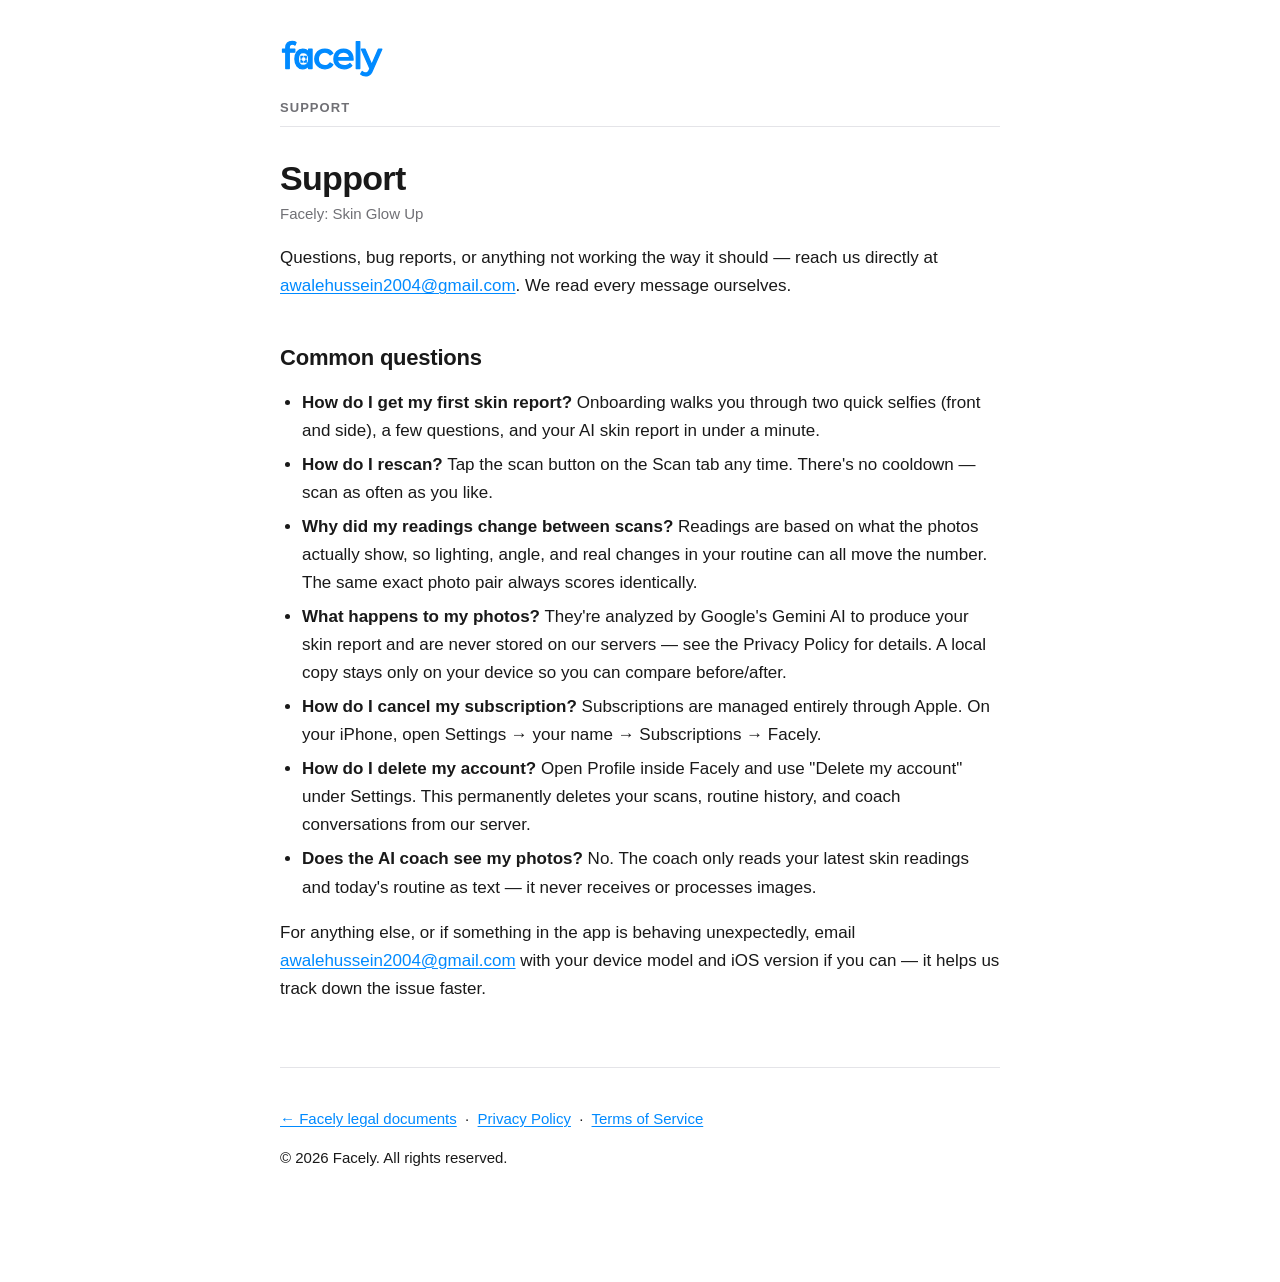
<file: support.html>
<!DOCTYPE html>
<html lang="en">
<head>
<meta charset="utf-8">
<meta name="viewport" content="width=device-width, initial-scale=1">
<title>Facely · Support</title>
<meta name="description" content="Get help with Facely — an AI skin analysis and skincare routine app for iOS.">
<link rel="stylesheet" href="style.css">
</head>
<body>
<div class="wrap">

<header class="site">
  <img src="facely-wordmark.svg" alt="Facely">
  <p class="kicker">Support</p>
</header>

<h1>Support</h1>
<p class="updated">Facely: Skin Glow Up</p>

<p>Questions, bug reports, or anything not working the way it should — reach us directly at <a href="mailto:awalehussein2004@gmail.com">awalehussein2004@gmail.com</a>. We read every message ourselves.</p>

<h2>Common questions</h2>

<ul>
  <li><strong>How do I get my first skin report?</strong> Onboarding walks you through two quick selfies (front and side), a few questions, and your AI skin report in under a minute.</li>
  <li><strong>How do I rescan?</strong> Tap the scan button on the Scan tab any time. There's no cooldown — scan as often as you like.</li>
  <li><strong>Why did my readings change between scans?</strong> Readings are based on what the photos actually show, so lighting, angle, and real changes in your routine can all move the number. The same exact photo pair always scores identically.</li>
  <li><strong>What happens to my photos?</strong> They're analyzed by Google's Gemini AI to produce your skin report and are never stored on our servers — see the Privacy Policy for details. A local copy stays only on your device so you can compare before/after.</li>
  <li><strong>How do I cancel my subscription?</strong> Subscriptions are managed entirely through Apple. On your iPhone, open Settings → your name → Subscriptions → Facely.</li>
  <li><strong>How do I delete my account?</strong> Open Profile inside Facely and use "Delete my account" under Settings. This permanently deletes your scans, routine history, and coach conversations from our server.</li>
  <li><strong>Does the AI coach see my photos?</strong> No. The coach only reads your latest skin readings and today's routine as text — it never receives or processes images.</li>
</ul>

<p>For anything else, or if something in the app is behaving unexpectedly, email <a href="mailto:awalehussein2004@gmail.com">awalehussein2004@gmail.com</a> with your device model and iOS version if you can — it helps us track down the issue faster.</p>

<footer class="site">
  <p><a href="index.html">← Facely legal documents</a> &nbsp;·&nbsp; <a href="privacy.html">Privacy Policy</a> &nbsp;·&nbsp; <a href="terms.html">Terms of Service</a></p>
  <p>© 2026 Facely. All rights reserved.</p>
</footer>

</div>
</body>
</html>
</file>
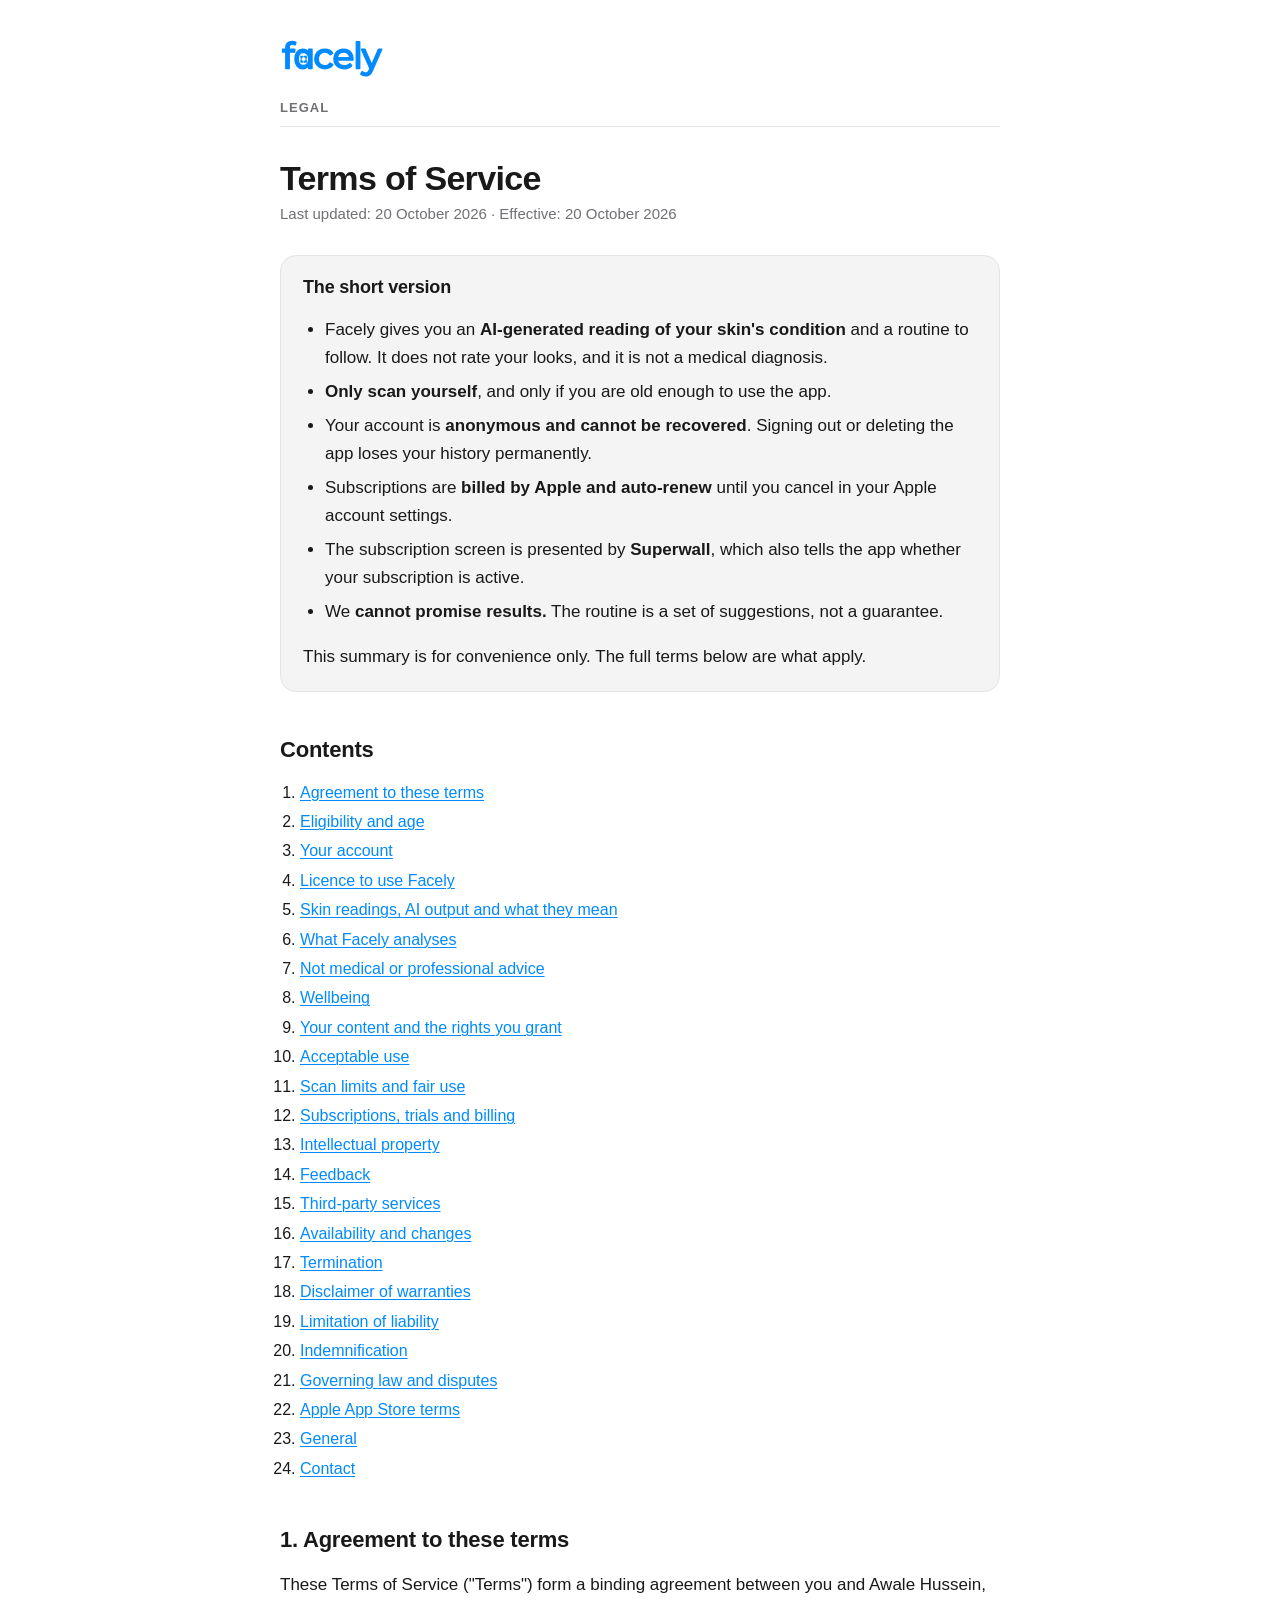
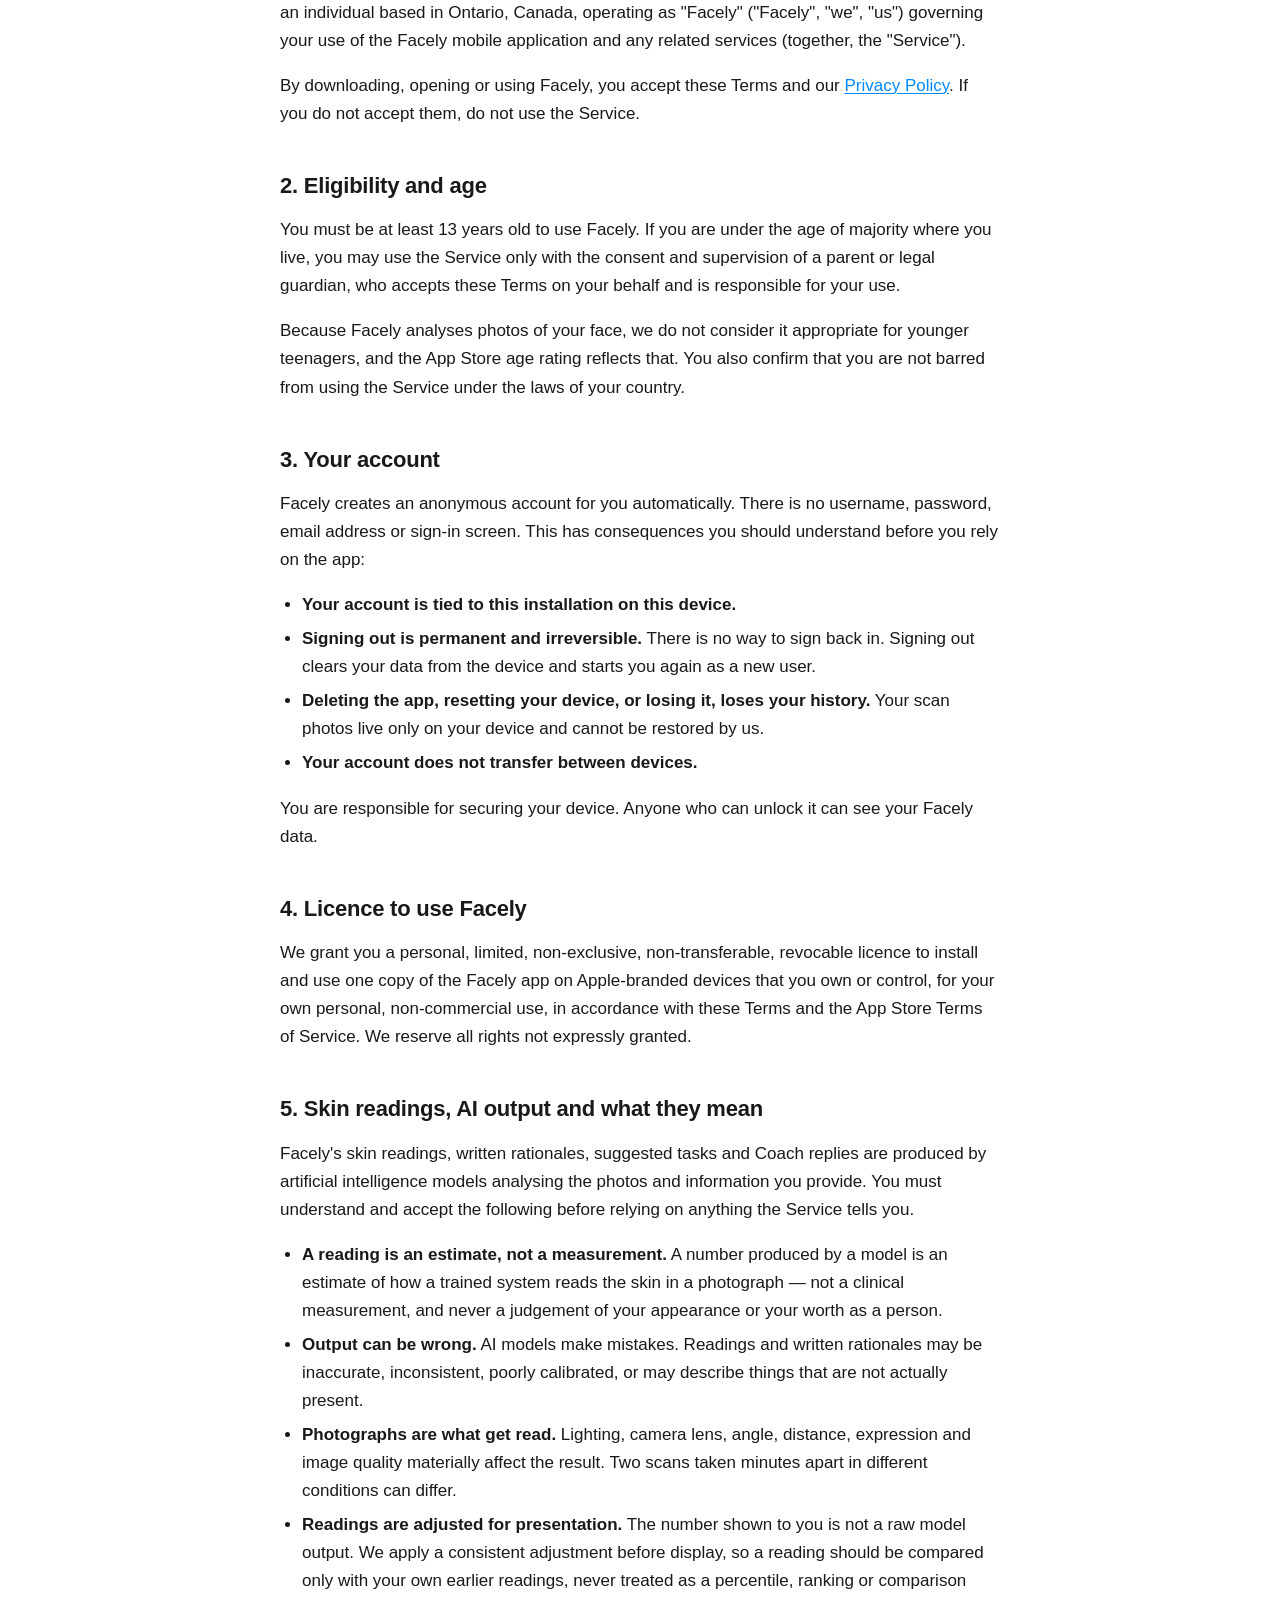
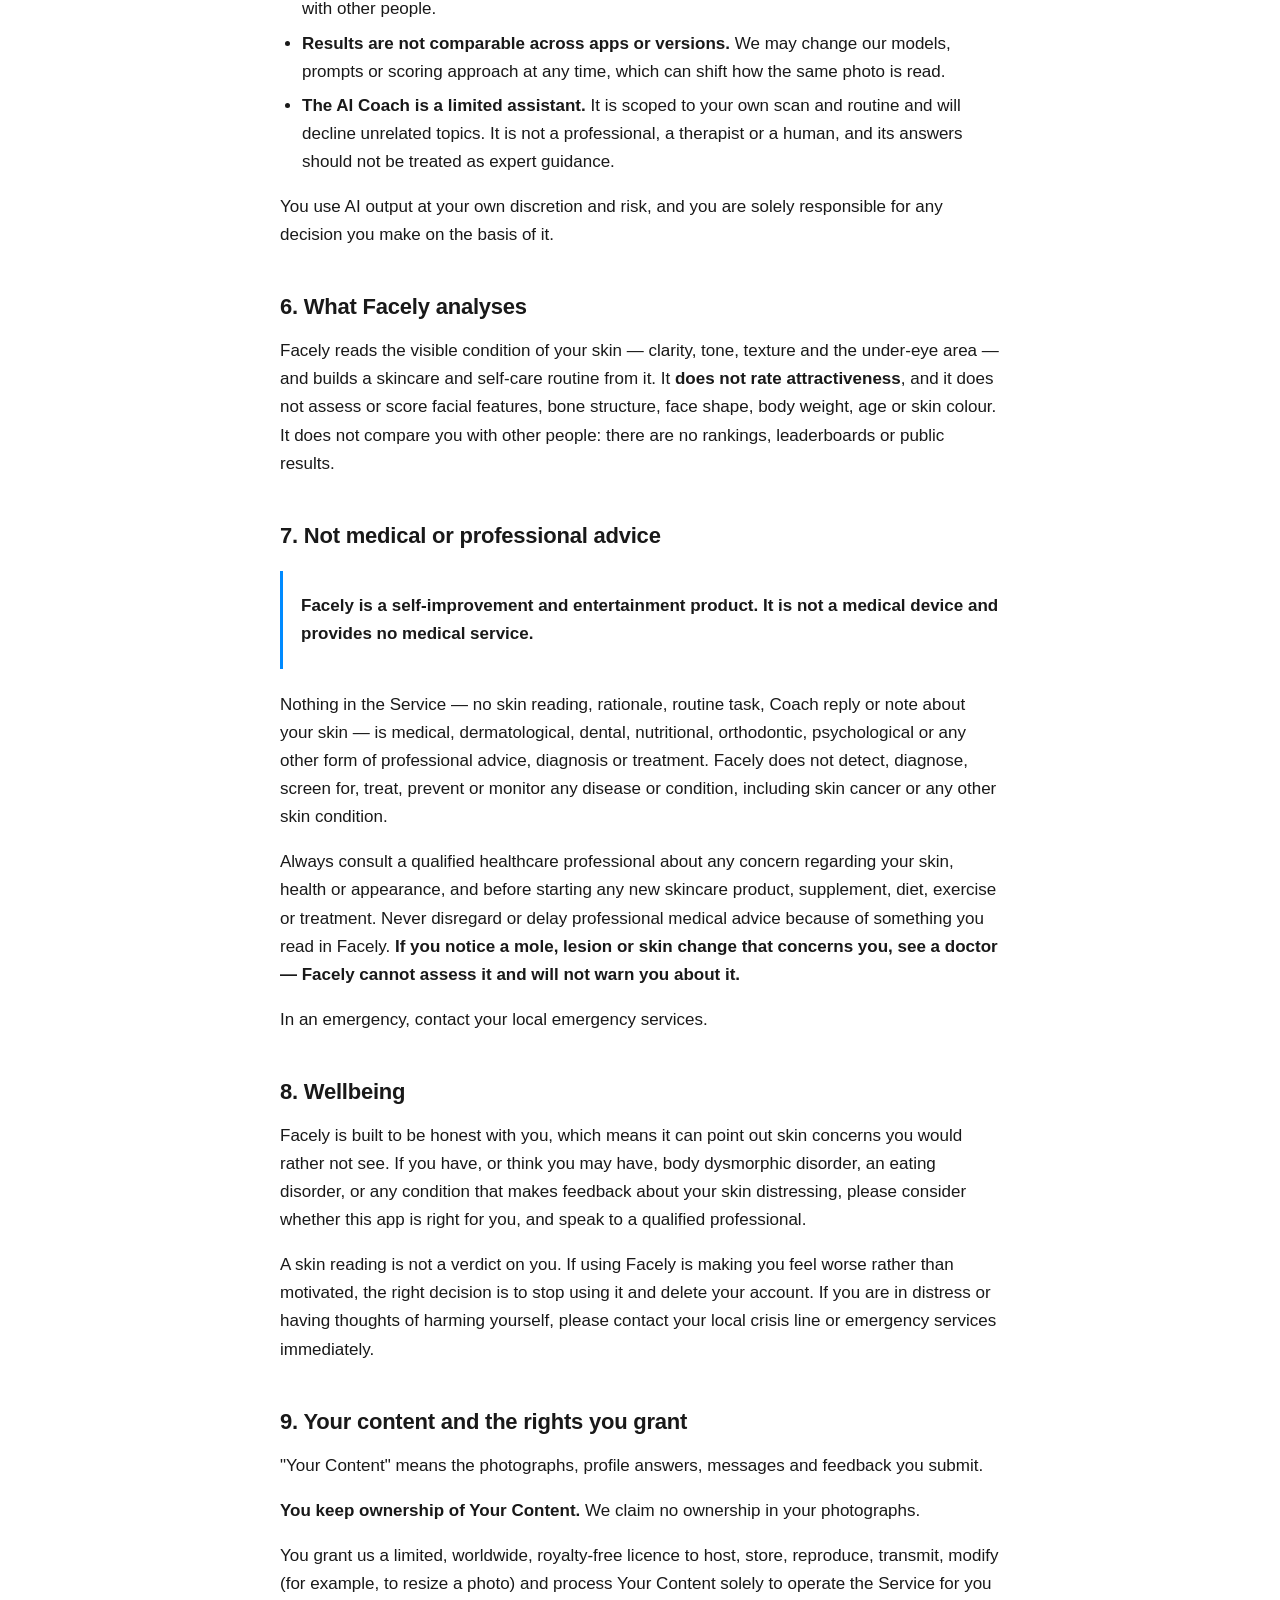
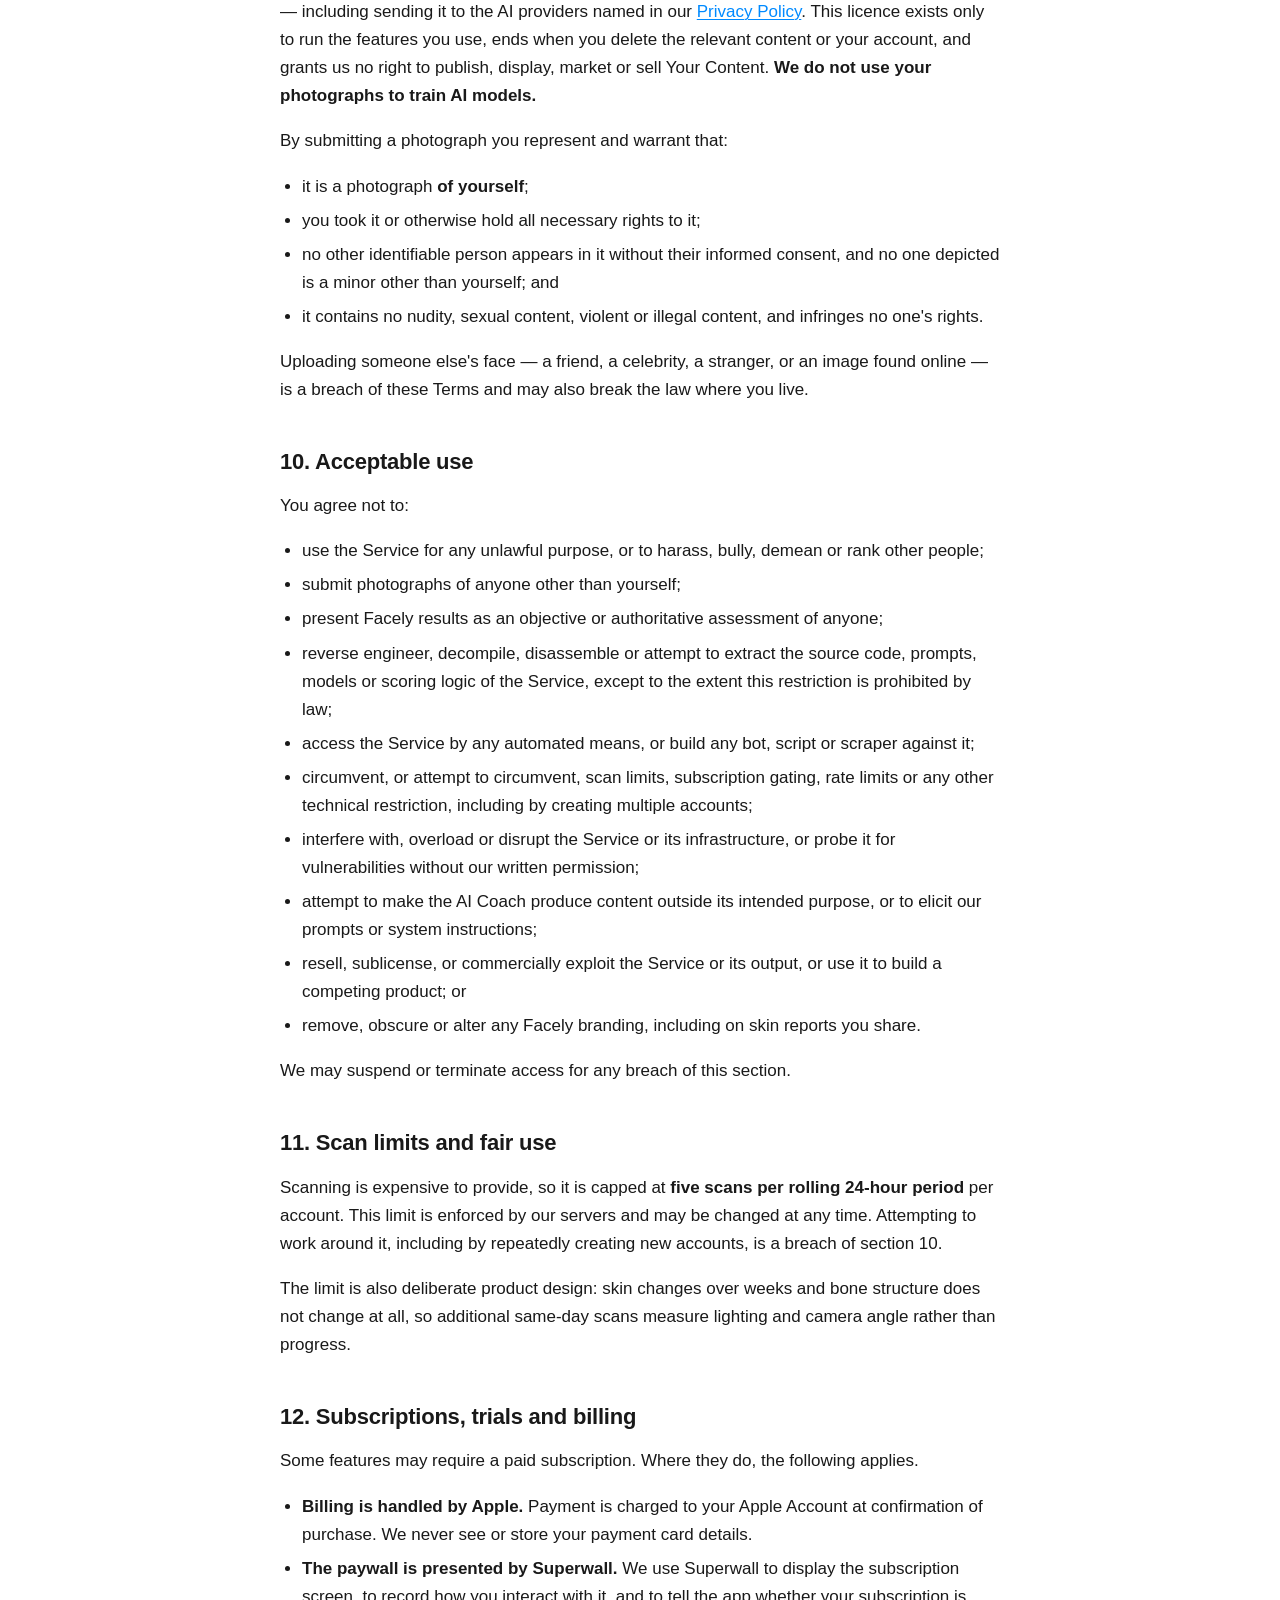
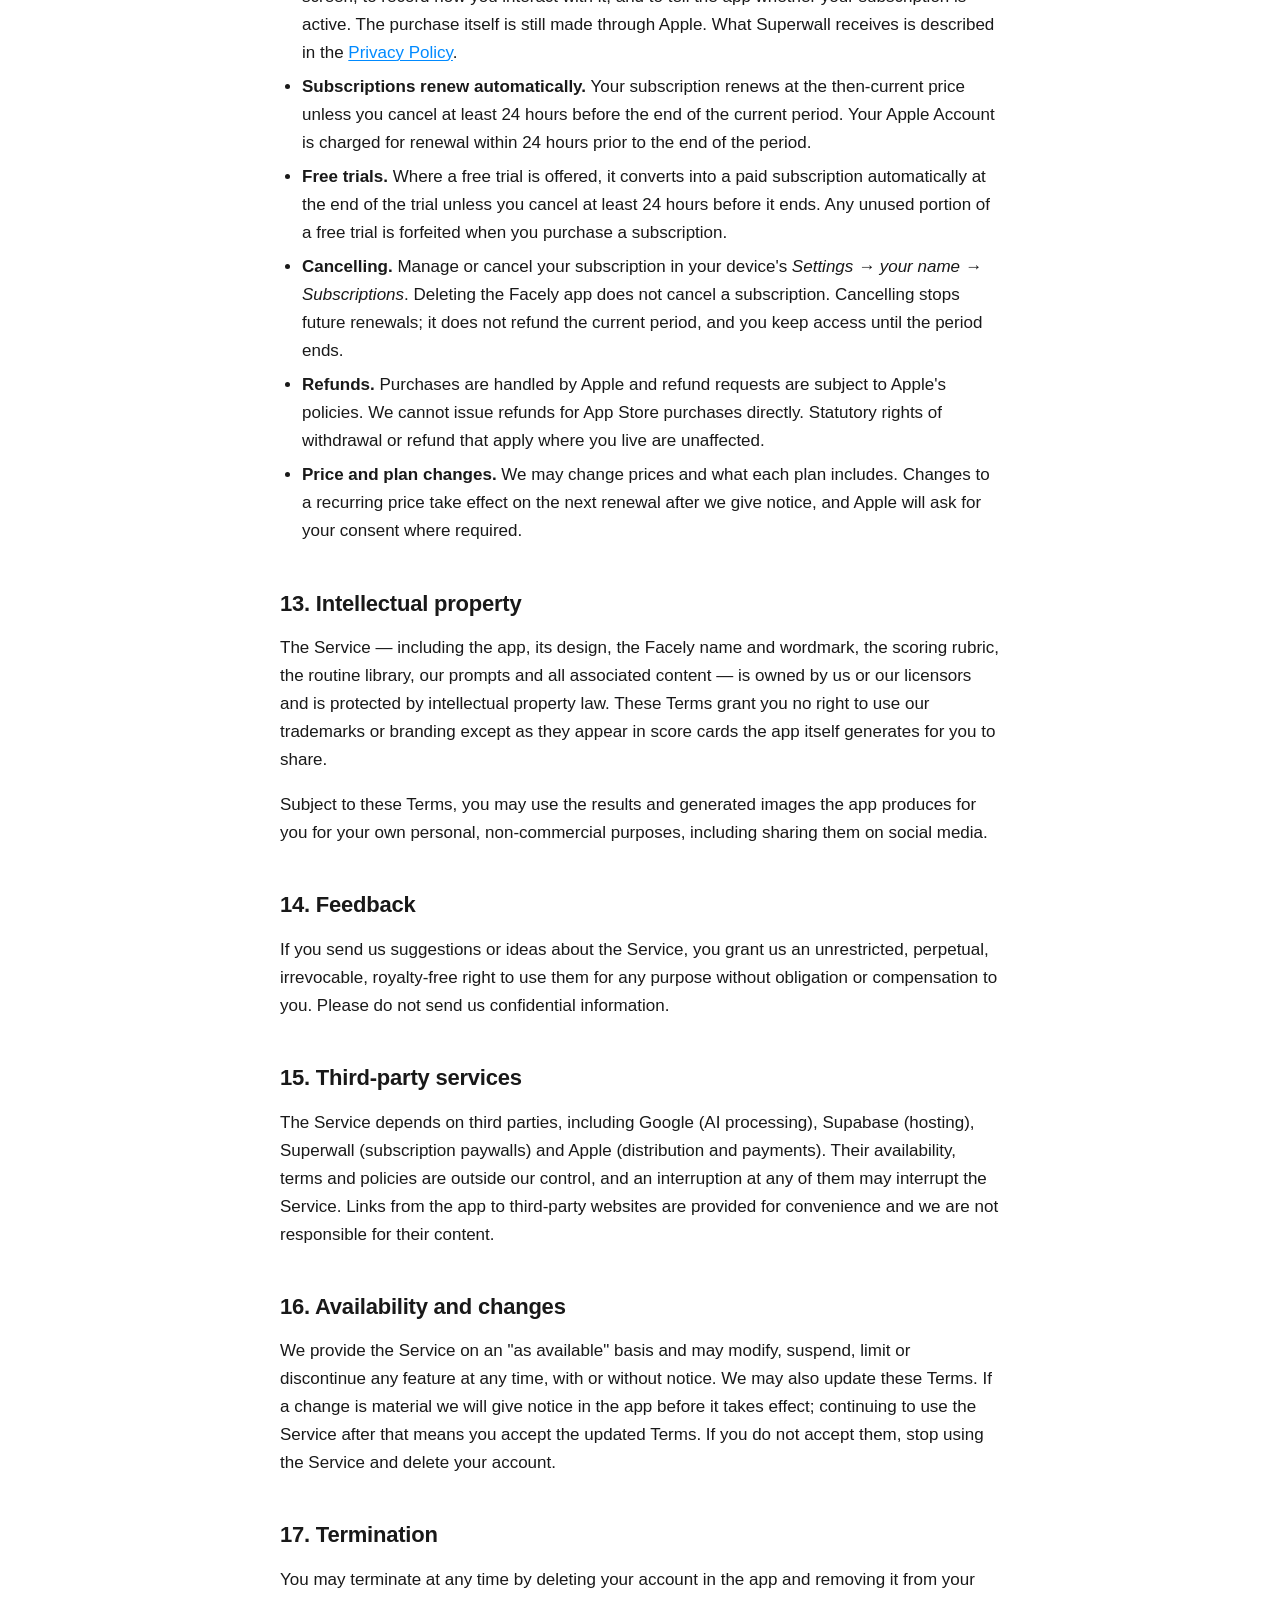
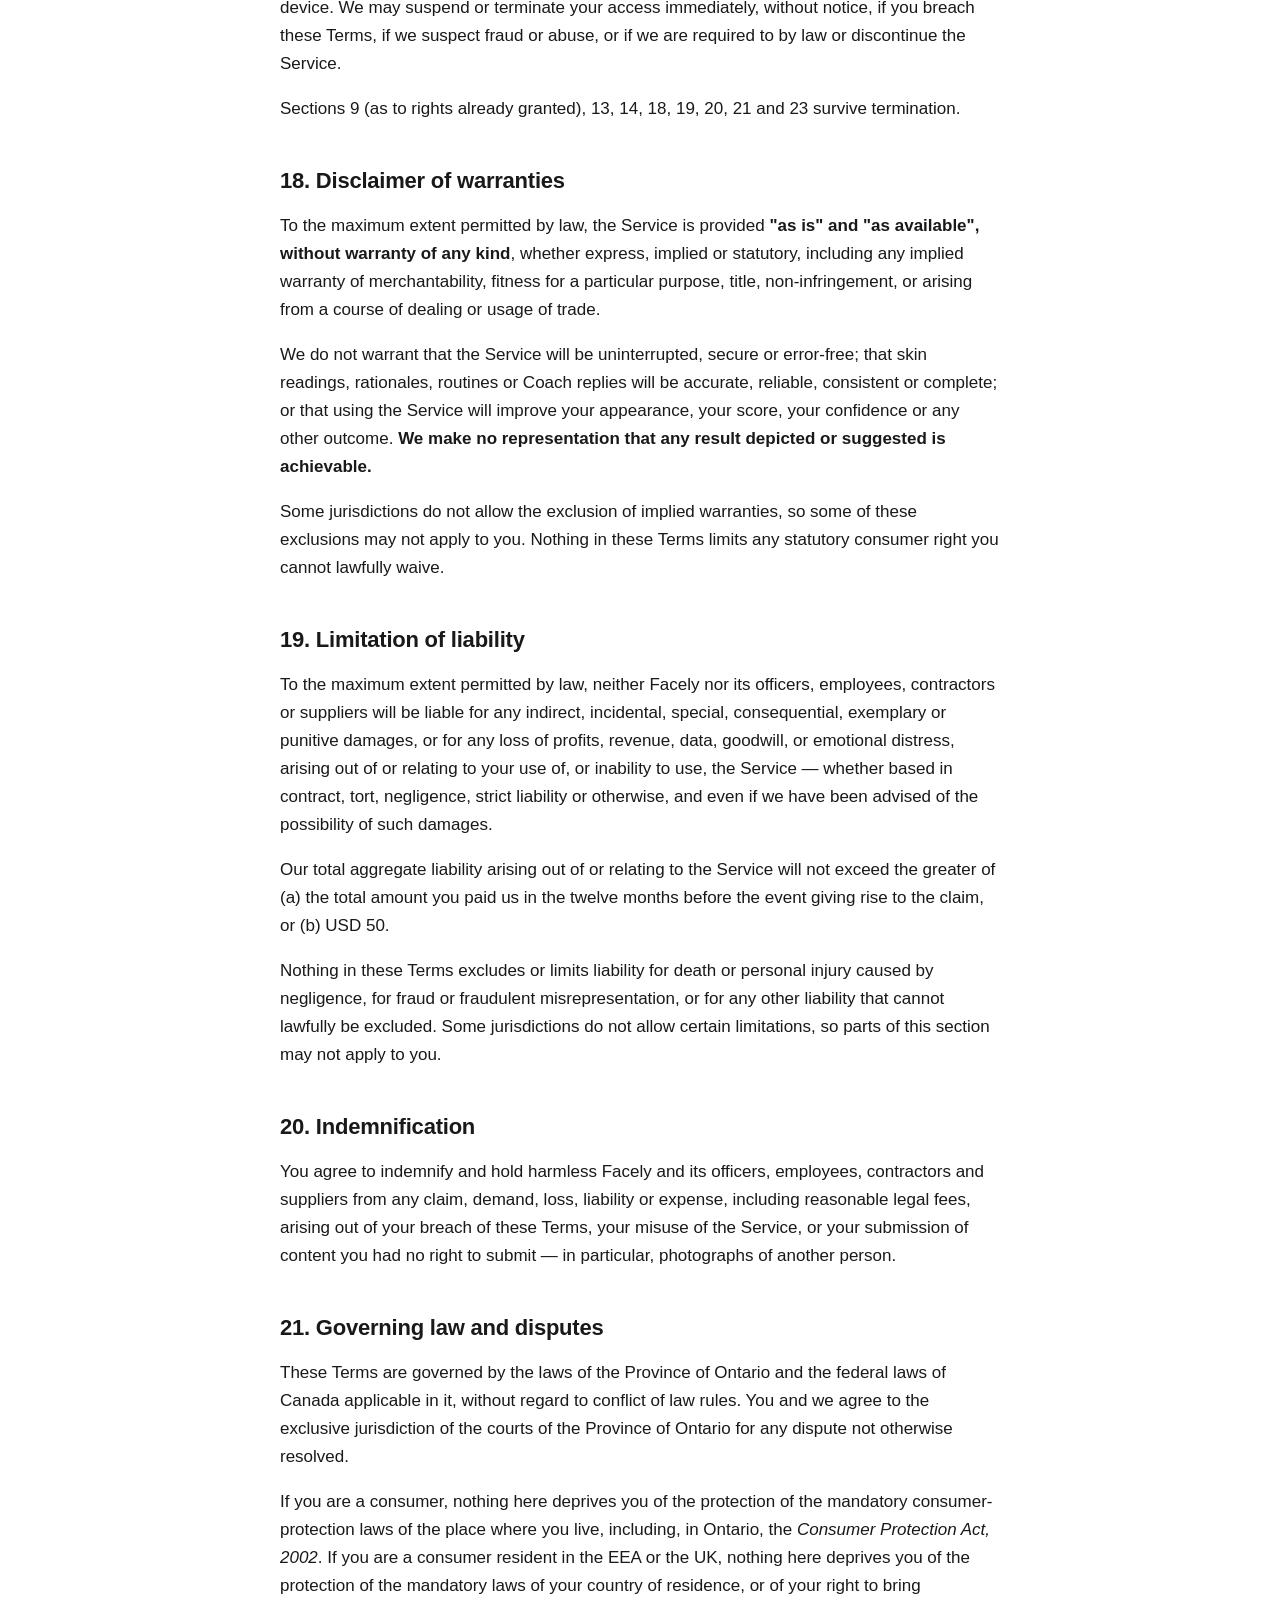
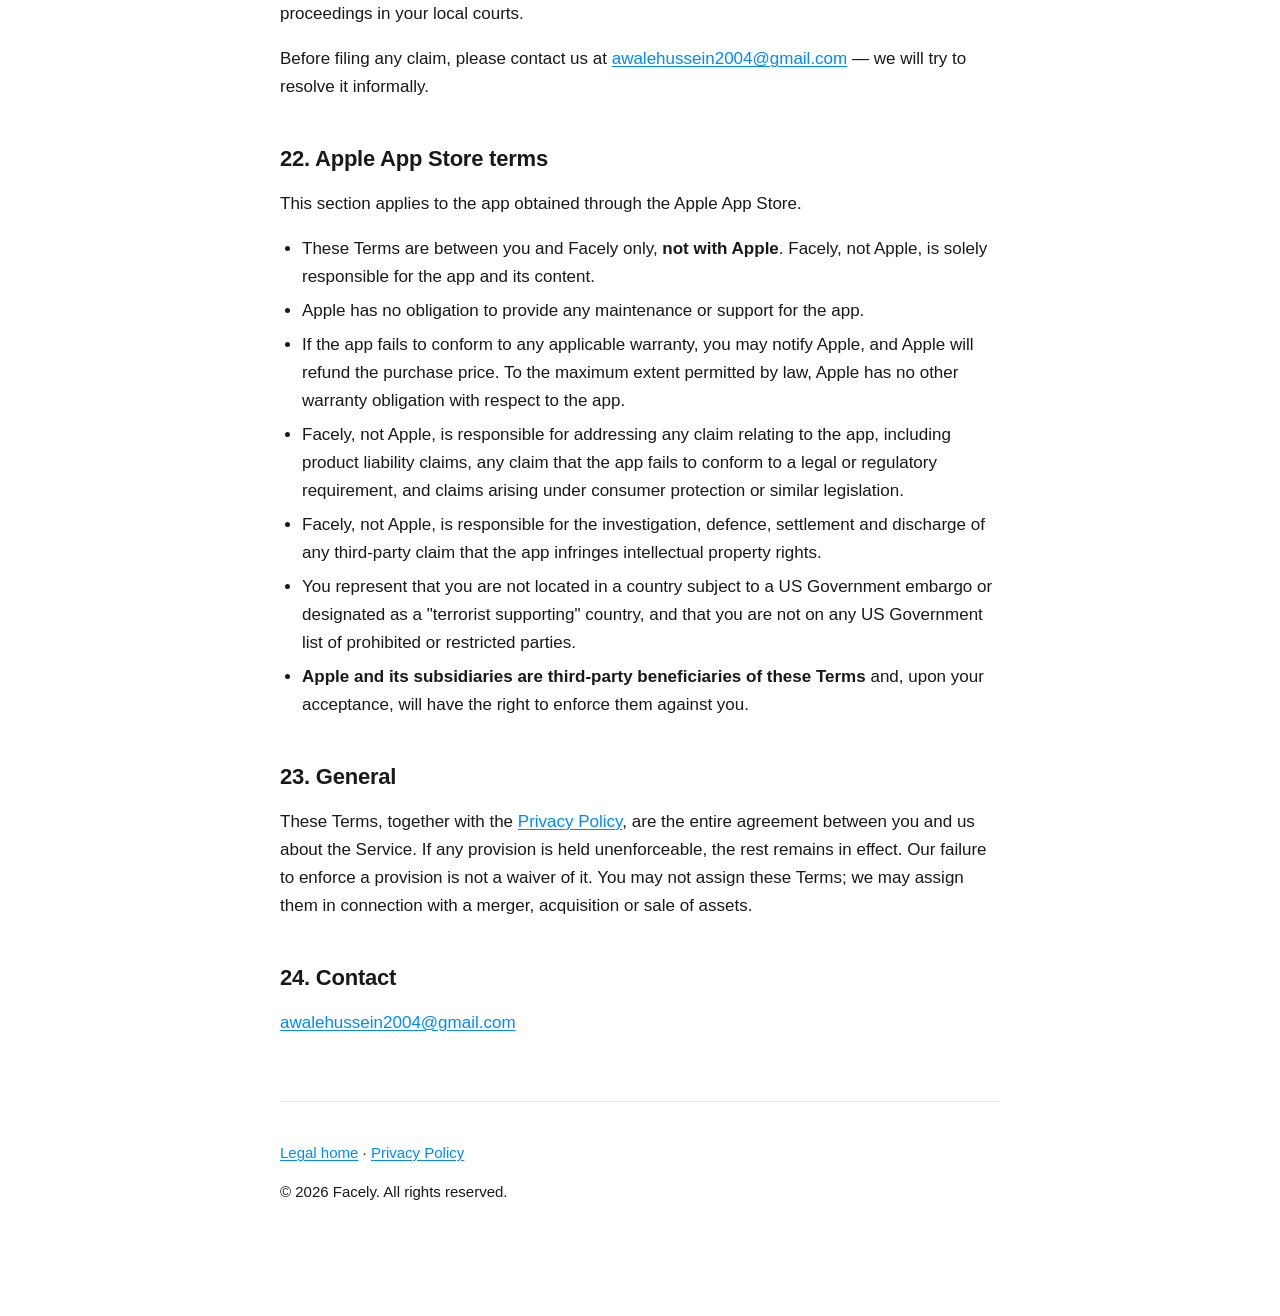
<file: terms.html>
<!DOCTYPE html>
<html lang="en">
<head>
<meta charset="utf-8">
<meta name="viewport" content="width=device-width, initial-scale=1">
<title>Terms of Service · Facely</title>
<meta name="description" content="The agreement between you and Facely covering accounts, AI skin analysis, subscriptions and acceptable use.">
<link rel="stylesheet" href="style.css">
</head>
<body>
<div class="wrap">

<header class="site">
  <img src="facely-wordmark.svg" alt="Facely">
  <p class="kicker">Legal</p>
</header>

<h1>Terms of Service</h1>
<p class="updated">Last updated: 20 October 2026 · Effective: 20 October 2026</p>

<div class="lede">
  <h2>The short version</h2>
  <ul>
    <li>Facely gives you an <strong>AI-generated reading of your skin's condition</strong> and a routine to follow. It does not rate your looks, and it is not a medical diagnosis.</li>
    <li><strong>Only scan yourself</strong>, and only if you are old enough to use the app.</li>
    <li>Your account is <strong>anonymous and cannot be recovered</strong>. Signing out or deleting the app loses your history permanently.</li>
    <li>Subscriptions are <strong>billed by Apple and auto-renew</strong> until you cancel in your Apple account settings.</li>
    <li>The subscription screen is presented by <strong>Superwall</strong>, which also tells the app whether your subscription is active.</li>
    <li>We <strong>cannot promise results.</strong> The routine is a set of suggestions, not a guarantee.</li>
  </ul>
  <p>This summary is for convenience only. The full terms below are what apply.</p>
</div>

<div class="toc">
  <h2>Contents</h2>
  <ol>
    <li><a href="#accept">Agreement to these terms</a></li>
    <li><a href="#eligibility">Eligibility and age</a></li>
    <li><a href="#account">Your account</a></li>
    <li><a href="#licence">Licence to use Facely</a></li>
    <li><a href="#scores">Skin readings, AI output and what they mean</a></li>
    <li><a href="#scope">What Facely analyses</a></li>
    <li><a href="#notadvice">Not medical or professional advice</a></li>
    <li><a href="#wellbeing">Wellbeing</a></li>
    <li><a href="#content">Your content and the rights you grant</a></li>
    <li><a href="#acceptable">Acceptable use</a></li>
    <li><a href="#limits">Scan limits and fair use</a></li>
    <li><a href="#subscriptions">Subscriptions, trials and billing</a></li>
    <li><a href="#ip">Intellectual property</a></li>
    <li><a href="#feedback">Feedback</a></li>
    <li><a href="#thirdparty">Third-party services</a></li>
    <li><a href="#availability">Availability and changes</a></li>
    <li><a href="#termination">Termination</a></li>
    <li><a href="#disclaimer">Disclaimer of warranties</a></li>
    <li><a href="#liability">Limitation of liability</a></li>
    <li><a href="#indemnity">Indemnification</a></li>
    <li><a href="#law">Governing law and disputes</a></li>
    <li><a href="#apple">Apple App Store terms</a></li>
    <li><a href="#general">General</a></li>
    <li><a href="#contact">Contact</a></li>
  </ol>
</div>

<h2 id="accept">1. Agreement to these terms</h2>
<p>These Terms of Service ("Terms") form a binding agreement between you and Awale Hussein, an individual based in Ontario, Canada, operating as "Facely" ("Facely", "we", "us") governing your use of the Facely mobile application and any related services (together, the "Service").</p>
<p>By downloading, opening or using Facely, you accept these Terms and our <a href="privacy.html">Privacy Policy</a>. If you do not accept them, do not use the Service.</p>

<h2 id="eligibility">2. Eligibility and age</h2>
<p>You must be at least 13 years old to use Facely. If you are under the age of majority where you live, you may use the Service only with the consent and supervision of a parent or legal guardian, who accepts these Terms on your behalf and is responsible for your use.</p>
<p>Because Facely analyses photos of your face, we do not consider it appropriate for younger teenagers, and the App Store age rating reflects that. You also confirm that you are not barred from using the Service under the laws of your country.</p>

<h2 id="account">3. Your account</h2>
<p>Facely creates an anonymous account for you automatically. There is no username, password, email address or sign-in screen. This has consequences you should understand before you rely on the app:</p>
<ul>
  <li><strong>Your account is tied to this installation on this device.</strong></li>
  <li><strong>Signing out is permanent and irreversible.</strong> There is no way to sign back in. Signing out clears your data from the device and starts you again as a new user.</li>
  <li><strong>Deleting the app, resetting your device, or losing it, loses your history.</strong> Your scan photos live only on your device and cannot be restored by us.</li>
  <li><strong>Your account does not transfer between devices.</strong></li>
</ul>
<p>You are responsible for securing your device. Anyone who can unlock it can see your Facely data.</p>

<h2 id="licence">4. Licence to use Facely</h2>
<p>We grant you a personal, limited, non-exclusive, non-transferable, revocable licence to install and use one copy of the Facely app on Apple-branded devices that you own or control, for your own personal, non-commercial use, in accordance with these Terms and the App Store Terms of Service. We reserve all rights not expressly granted.</p>

<h2 id="scores">5. Skin readings, AI output and what they mean</h2>
<p>Facely's skin readings, written rationales, suggested tasks and Coach replies are produced by artificial intelligence models analysing the photos and information you provide. You must understand and accept the following before relying on anything the Service tells you.</p>
<ul>
  <li><strong>A reading is an estimate, not a measurement.</strong> A number produced by a model is an estimate of how a trained system reads the skin in a photograph — not a clinical measurement, and never a judgement of your appearance or your worth as a person.</li>
  <li><strong>Output can be wrong.</strong> AI models make mistakes. Readings and written rationales may be inaccurate, inconsistent, poorly calibrated, or may describe things that are not actually present.</li>
  <li><strong>Photographs are what get read.</strong> Lighting, camera lens, angle, distance, expression and image quality materially affect the result. Two scans taken minutes apart in different conditions can differ.</li>
  <li><strong>Readings are adjusted for presentation.</strong> The number shown to you is not a raw model output. We apply a consistent adjustment before display, so a reading should be compared only with your own earlier readings, never treated as a percentile, ranking or comparison with other people.</li>
  <li><strong>Results are not comparable across apps or versions.</strong> We may change our models, prompts or scoring approach at any time, which can shift how the same photo is read.</li>
  <li><strong>The AI Coach is a limited assistant.</strong> It is scoped to your own scan and routine and will decline unrelated topics. It is not a professional, a therapist or a human, and its answers should not be treated as expert guidance.</li>
</ul>
<p>You use AI output at your own discretion and risk, and you are solely responsible for any decision you make on the basis of it.</p>

<h2 id="scope">6. What Facely analyses</h2>
<p>Facely reads the visible condition of your skin — clarity, tone, texture and the under-eye area — and builds a skincare and self-care routine from it. It <strong>does not rate attractiveness</strong>, and it does not assess or score facial features, bone structure, face shape, body weight, age or skin colour. It does not compare you with other people: there are no rankings, leaderboards or public results.</p>

<h2 id="notadvice">7. Not medical or professional advice</h2>
<div class="callout">
  <p><strong>Facely is a self-improvement and entertainment product. It is not a medical device and provides no medical service.</strong></p>
</div>
<p>Nothing in the Service — no skin reading, rationale, routine task, Coach reply or note about your skin — is medical, dermatological, dental, nutritional, orthodontic, psychological or any other form of professional advice, diagnosis or treatment. Facely does not detect, diagnose, screen for, treat, prevent or monitor any disease or condition, including skin cancer or any other skin condition.</p>
<p>Always consult a qualified healthcare professional about any concern regarding your skin, health or appearance, and before starting any new skincare product, supplement, diet, exercise or treatment. Never disregard or delay professional medical advice because of something you read in Facely. <strong>If you notice a mole, lesion or skin change that concerns you, see a doctor — Facely cannot assess it and will not warn you about it.</strong></p>
<p>In an emergency, contact your local emergency services.</p>

<h2 id="wellbeing">8. Wellbeing</h2>
<p>Facely is built to be honest with you, which means it can point out skin concerns you would rather not see. If you have, or think you may have, body dysmorphic disorder, an eating disorder, or any condition that makes feedback about your skin distressing, please consider whether this app is right for you, and speak to a qualified professional.</p>
<p>A skin reading is not a verdict on you. If using Facely is making you feel worse rather than motivated, the right decision is to stop using it and delete your account. If you are in distress or having thoughts of harming yourself, please contact your local crisis line or emergency services immediately.</p>

<h2 id="content">9. Your content and the rights you grant</h2>
<p>"Your Content" means the photographs, profile answers, messages and feedback you submit.</p>
<p><strong>You keep ownership of Your Content.</strong> We claim no ownership in your photographs.</p>
<p>You grant us a limited, worldwide, royalty-free licence to host, store, reproduce, transmit, modify (for example, to resize a photo) and process Your Content solely to operate the Service for you — including sending it to the AI providers named in our <a href="privacy.html#ai">Privacy Policy</a>. This licence exists only to run the features you use, ends when you delete the relevant content or your account, and grants us no right to publish, display, market or sell Your Content. <strong>We do not use your photographs to train AI models.</strong></p>
<p>By submitting a photograph you represent and warrant that:</p>
<ul>
  <li>it is a photograph <strong>of yourself</strong>;</li>
  <li>you took it or otherwise hold all necessary rights to it;</li>
  <li>no other identifiable person appears in it without their informed consent, and no one depicted is a minor other than yourself; and</li>
  <li>it contains no nudity, sexual content, violent or illegal content, and infringes no one's rights.</li>
</ul>
<p>Uploading someone else's face — a friend, a celebrity, a stranger, or an image found online — is a breach of these Terms and may also break the law where you live.</p>

<h2 id="acceptable">10. Acceptable use</h2>
<p>You agree not to:</p>
<ul>
  <li>use the Service for any unlawful purpose, or to harass, bully, demean or rank other people;</li>
  <li>submit photographs of anyone other than yourself;</li>
  <li>present Facely results as an objective or authoritative assessment of anyone;</li>
  <li>reverse engineer, decompile, disassemble or attempt to extract the source code, prompts, models or scoring logic of the Service, except to the extent this restriction is prohibited by law;</li>
  <li>access the Service by any automated means, or build any bot, script or scraper against it;</li>
  <li>circumvent, or attempt to circumvent, scan limits, subscription gating, rate limits or any other technical restriction, including by creating multiple accounts;</li>
  <li>interfere with, overload or disrupt the Service or its infrastructure, or probe it for vulnerabilities without our written permission;</li>
  <li>attempt to make the AI Coach produce content outside its intended purpose, or to elicit our prompts or system instructions;</li>
  <li>resell, sublicense, or commercially exploit the Service or its output, or use it to build a competing product; or</li>
  <li>remove, obscure or alter any Facely branding, including on skin reports you share.</li>
</ul>
<p>We may suspend or terminate access for any breach of this section.</p>

<h2 id="limits">11. Scan limits and fair use</h2>
<p>Scanning is expensive to provide, so it is capped at <strong>five scans per rolling 24-hour period</strong> per account. This limit is enforced by our servers and may be changed at any time. Attempting to work around it, including by repeatedly creating new accounts, is a breach of section 10.</p>
<p>The limit is also deliberate product design: skin changes over weeks and bone structure does not change at all, so additional same-day scans measure lighting and camera angle rather than progress.</p>

<h2 id="subscriptions">12. Subscriptions, trials and billing</h2>
<p>Some features may require a paid subscription. Where they do, the following applies.</p>
<ul>
  <li><strong>Billing is handled by Apple.</strong> Payment is charged to your Apple Account at confirmation of purchase. We never see or store your payment card details.</li>
  <li><strong>The paywall is presented by Superwall.</strong> We use Superwall to display the subscription screen, to record how you interact with it, and to tell the app whether your subscription is active. The purchase itself is still made through Apple. What Superwall receives is described in the <a href="privacy.html#collect">Privacy Policy</a>.</li>
  <li><strong>Subscriptions renew automatically.</strong> Your subscription renews at the then-current price unless you cancel at least 24 hours before the end of the current period. Your Apple Account is charged for renewal within 24 hours prior to the end of the period.</li>
  <li><strong>Free trials.</strong> Where a free trial is offered, it converts into a paid subscription automatically at the end of the trial unless you cancel at least 24 hours before it ends. Any unused portion of a free trial is forfeited when you purchase a subscription.</li>
  <li><strong>Cancelling.</strong> Manage or cancel your subscription in your device's <em>Settings → your name → Subscriptions</em>. Deleting the Facely app does not cancel a subscription. Cancelling stops future renewals; it does not refund the current period, and you keep access until the period ends.</li>
  <li><strong>Refunds.</strong> Purchases are handled by Apple and refund requests are subject to Apple's policies. We cannot issue refunds for App Store purchases directly. Statutory rights of withdrawal or refund that apply where you live are unaffected.</li>
  <li><strong>Price and plan changes.</strong> We may change prices and what each plan includes. Changes to a recurring price take effect on the next renewal after we give notice, and Apple will ask for your consent where required.</li>
</ul>

<h2 id="ip">13. Intellectual property</h2>
<p>The Service — including the app, its design, the Facely name and wordmark, the scoring rubric, the routine library, our prompts and all associated content — is owned by us or our licensors and is protected by intellectual property law. These Terms grant you no right to use our trademarks or branding except as they appear in score cards the app itself generates for you to share.</p>
<p>Subject to these Terms, you may use the results and generated images the app produces for you for your own personal, non-commercial purposes, including sharing them on social media.</p>

<h2 id="feedback">14. Feedback</h2>
<p>If you send us suggestions or ideas about the Service, you grant us an unrestricted, perpetual, irrevocable, royalty-free right to use them for any purpose without obligation or compensation to you. Please do not send us confidential information.</p>

<h2 id="thirdparty">15. Third-party services</h2>
<p>The Service depends on third parties, including Google (AI processing), Supabase (hosting), Superwall (subscription paywalls) and Apple (distribution and payments). Their availability, terms and policies are outside our control, and an interruption at any of them may interrupt the Service. Links from the app to third-party websites are provided for convenience and we are not responsible for their content.</p>

<h2 id="availability">16. Availability and changes</h2>
<p>We provide the Service on an "as available" basis and may modify, suspend, limit or discontinue any feature at any time, with or without notice. We may also update these Terms. If a change is material we will give notice in the app before it takes effect; continuing to use the Service after that means you accept the updated Terms. If you do not accept them, stop using the Service and delete your account.</p>

<h2 id="termination">17. Termination</h2>
<p>You may terminate at any time by deleting your account in the app and removing it from your device. We may suspend or terminate your access immediately, without notice, if you breach these Terms, if we suspect fraud or abuse, or if we are required to by law or discontinue the Service.</p>
<p>Sections 9 (as to rights already granted), 13, 14, 18, 19, 20, 21 and 23 survive termination.</p>

<h2 id="disclaimer">18. Disclaimer of warranties</h2>
<p>To the maximum extent permitted by law, the Service is provided <strong>"as is" and "as available", without warranty of any kind</strong>, whether express, implied or statutory, including any implied warranty of merchantability, fitness for a particular purpose, title, non-infringement, or arising from a course of dealing or usage of trade.</p>
<p>We do not warrant that the Service will be uninterrupted, secure or error-free; that skin readings, rationales, routines or Coach replies will be accurate, reliable, consistent or complete; or that using the Service will improve your appearance, your score, your confidence or any other outcome. <strong>We make no representation that any result depicted or suggested is achievable.</strong></p>
<p>Some jurisdictions do not allow the exclusion of implied warranties, so some of these exclusions may not apply to you. Nothing in these Terms limits any statutory consumer right you cannot lawfully waive.</p>

<h2 id="liability">19. Limitation of liability</h2>
<p>To the maximum extent permitted by law, neither Facely nor its officers, employees, contractors or suppliers will be liable for any indirect, incidental, special, consequential, exemplary or punitive damages, or for any loss of profits, revenue, data, goodwill, or emotional distress, arising out of or relating to your use of, or inability to use, the Service — whether based in contract, tort, negligence, strict liability or otherwise, and even if we have been advised of the possibility of such damages.</p>
<p>Our total aggregate liability arising out of or relating to the Service will not exceed the greater of (a) the total amount you paid us in the twelve months before the event giving rise to the claim, or (b) USD 50.</p>
<p>Nothing in these Terms excludes or limits liability for death or personal injury caused by negligence, for fraud or fraudulent misrepresentation, or for any other liability that cannot lawfully be excluded. Some jurisdictions do not allow certain limitations, so parts of this section may not apply to you.</p>

<h2 id="indemnity">20. Indemnification</h2>
<p>You agree to indemnify and hold harmless Facely and its officers, employees, contractors and suppliers from any claim, demand, loss, liability or expense, including reasonable legal fees, arising out of your breach of these Terms, your misuse of the Service, or your submission of content you had no right to submit — in particular, photographs of another person.</p>

<h2 id="law">21. Governing law and disputes</h2>
<p>These Terms are governed by the laws of the Province of Ontario and the federal laws of Canada applicable in it, without regard to conflict of law rules. You and we agree to the exclusive jurisdiction of the courts of the Province of Ontario for any dispute not otherwise resolved.</p>
<p>If you are a consumer, nothing here deprives you of the protection of the mandatory consumer-protection laws of the place where you live, including, in Ontario, the <em>Consumer Protection Act, 2002</em>. If you are a consumer resident in the EEA or the UK, nothing here deprives you of the protection of the mandatory laws of your country of residence, or of your right to bring proceedings in your local courts.</p>
<p>Before filing any claim, please contact us at <a href="mailto:awalehussein2004@gmail.com">awalehussein2004@gmail.com</a> — we will try to resolve it informally.</p>

<h2 id="apple">22. Apple App Store terms</h2>
<p>This section applies to the app obtained through the Apple App Store.</p>
<ul>
  <li>These Terms are between you and Facely only, <strong>not with Apple</strong>. Facely, not Apple, is solely responsible for the app and its content.</li>
  <li>Apple has no obligation to provide any maintenance or support for the app.</li>
  <li>If the app fails to conform to any applicable warranty, you may notify Apple, and Apple will refund the purchase price. To the maximum extent permitted by law, Apple has no other warranty obligation with respect to the app.</li>
  <li>Facely, not Apple, is responsible for addressing any claim relating to the app, including product liability claims, any claim that the app fails to conform to a legal or regulatory requirement, and claims arising under consumer protection or similar legislation.</li>
  <li>Facely, not Apple, is responsible for the investigation, defence, settlement and discharge of any third-party claim that the app infringes intellectual property rights.</li>
  <li>You represent that you are not located in a country subject to a US Government embargo or designated as a "terrorist supporting" country, and that you are not on any US Government list of prohibited or restricted parties.</li>
  <li><strong>Apple and its subsidiaries are third-party beneficiaries of these Terms</strong> and, upon your acceptance, will have the right to enforce them against you.</li>
</ul>

<h2 id="general">23. General</h2>
<p>These Terms, together with the <a href="privacy.html">Privacy Policy</a>, are the entire agreement between you and us about the Service. If any provision is held unenforceable, the rest remains in effect. Our failure to enforce a provision is not a waiver of it. You may not assign these Terms; we may assign them in connection with a merger, acquisition or sale of assets.</p>

<h2 id="contact">24. Contact</h2>
<p><a href="mailto:awalehussein2004@gmail.com">awalehussein2004@gmail.com</a></p>

<footer class="site">
  <p><a href="index.html">Legal home</a> · <a href="privacy.html">Privacy Policy</a></p>
  <p>© 2026 Facely. All rights reserved.</p>
</footer>

</div>
</body>
</html>
</file>
<file: style.css>
:root {
  --blue: #008AFF;
  --text: #191919;
  --muted: #707075;
  --bg: #FFFFFF;
  --surface: #F4F4F5;
  --line: #E4E4E8;
  --mark: #FFE8A3;
}

@media (prefers-color-scheme: dark) {
  :root {
    --text: #F2F2F4;
    --muted: #A0A0A8;
    --bg: #141416;
    --surface: #1E1E21;
    --line: #2E2E33;
    --mark: #6B5410;
  }
}

* { box-sizing: border-box; }

html { -webkit-text-size-adjust: 100%; }

body {
  margin: 0;
  padding: 0 16px 96px;
  background: var(--bg);
  color: var(--text);
  font: 17px/1.65 -apple-system, BlinkMacSystemFont, "Segoe UI", Roboto, Helvetica, Arial, sans-serif;
  -webkit-font-smoothing: antialiased;
}

.wrap { max-width: 720px; margin: 0 auto; }

header.site {
  padding: 40px 0 8px;
  border-bottom: 1px solid var(--line);
  margin-bottom: 32px;
}

header.site img { width: 104px; height: auto; display: block; }

header.site .kicker {
  margin: 20px 0 0;
  font-size: 13px;
  letter-spacing: 0.08em;
  text-transform: uppercase;
  color: var(--muted);
  font-weight: 600;
}

h1 { font-size: 34px; line-height: 1.15; letter-spacing: -0.02em; margin: 8px 0 4px; }
h2 { font-size: 22px; line-height: 1.25; letter-spacing: -0.01em; margin: 44px 0 10px; }
h3 { font-size: 17px; margin: 26px 0 6px; }

.updated { color: var(--muted); font-size: 15px; margin: 0 0 8px; }

p, li { color: var(--text); }
ul, ol { padding-left: 22px; }
li { margin: 6px 0; }

a { color: var(--blue); text-decoration-thickness: 1px; text-underline-offset: 2px; }

.lede {
  background: var(--surface);
  border: 1px solid var(--line);
  border-radius: 16px;
  padding: 20px 22px;
  margin: 28px 0;
}
.lede h2 { margin-top: 0; font-size: 18px; }
.lede p:last-child, .lede ul:last-child { margin-bottom: 0; }

.toc { font-size: 16px; }
.toc ol { padding-left: 20px; }
.toc li { margin: 3px 0; }

table {
  width: 100%;
  border-collapse: collapse;
  margin: 18px 0;
  font-size: 15px;
  display: block;
  overflow-x: auto;
}
th, td {
  text-align: left;
  padding: 10px 12px;
  border-bottom: 1px solid var(--line);
  vertical-align: top;
}
th { font-weight: 600; color: var(--muted); font-size: 13px; text-transform: uppercase; letter-spacing: 0.05em; }

mark {
  background: var(--mark);
  color: var(--text);
  padding: 1px 5px;
  border-radius: 4px;
}

.callout {
  border-left: 3px solid var(--blue);
  padding: 4px 0 4px 18px;
  margin: 22px 0;
}

footer.site {
  margin-top: 64px;
  padding-top: 24px;
  border-top: 1px solid var(--line);
  color: var(--muted);
  font-size: 15px;
}

.cards { display: grid; gap: 14px; margin: 32px 0; }
.card {
  display: block;
  border: 1px solid var(--line);
  border-radius: 16px;
  padding: 20px 22px;
  text-decoration: none;
  color: inherit;
  background: var(--surface);
}
.card strong { display: block; font-size: 19px; color: var(--blue); margin-bottom: 4px; }
.card span { color: var(--muted); font-size: 15px; }
</file>
